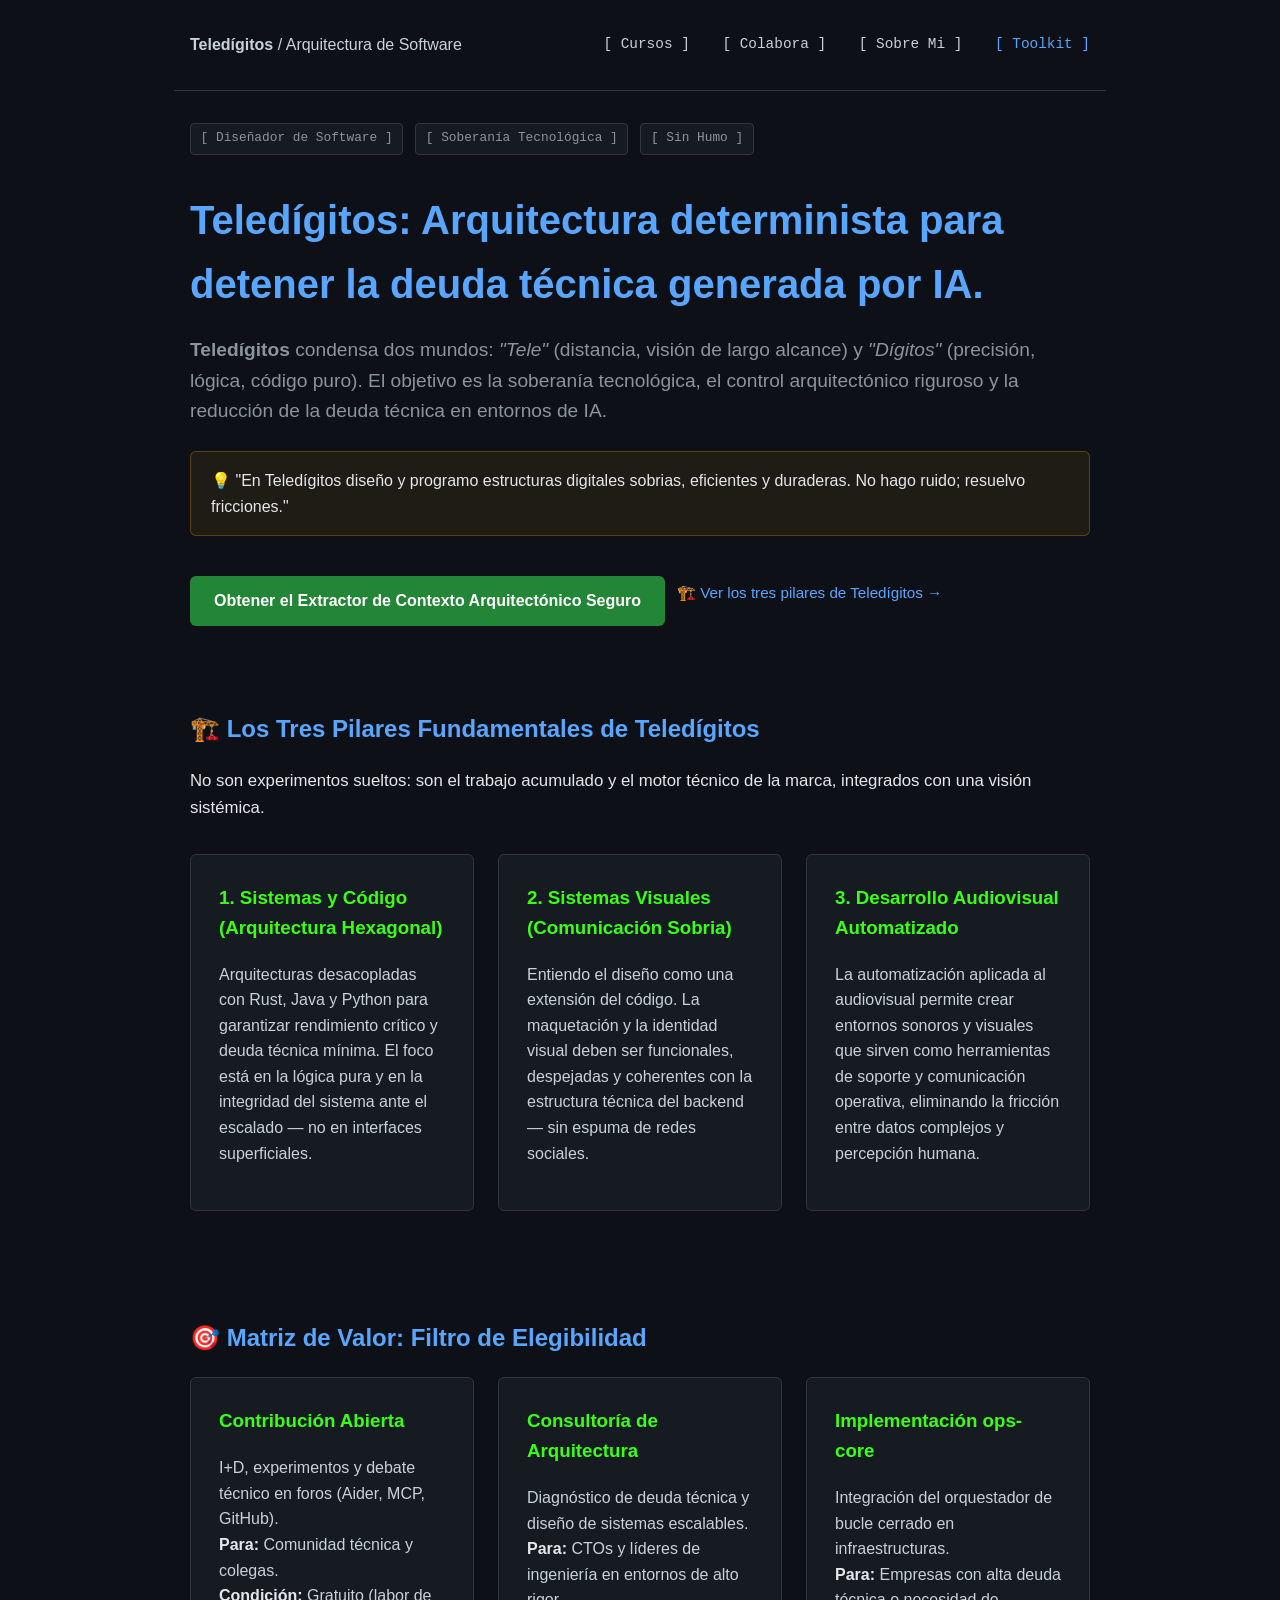
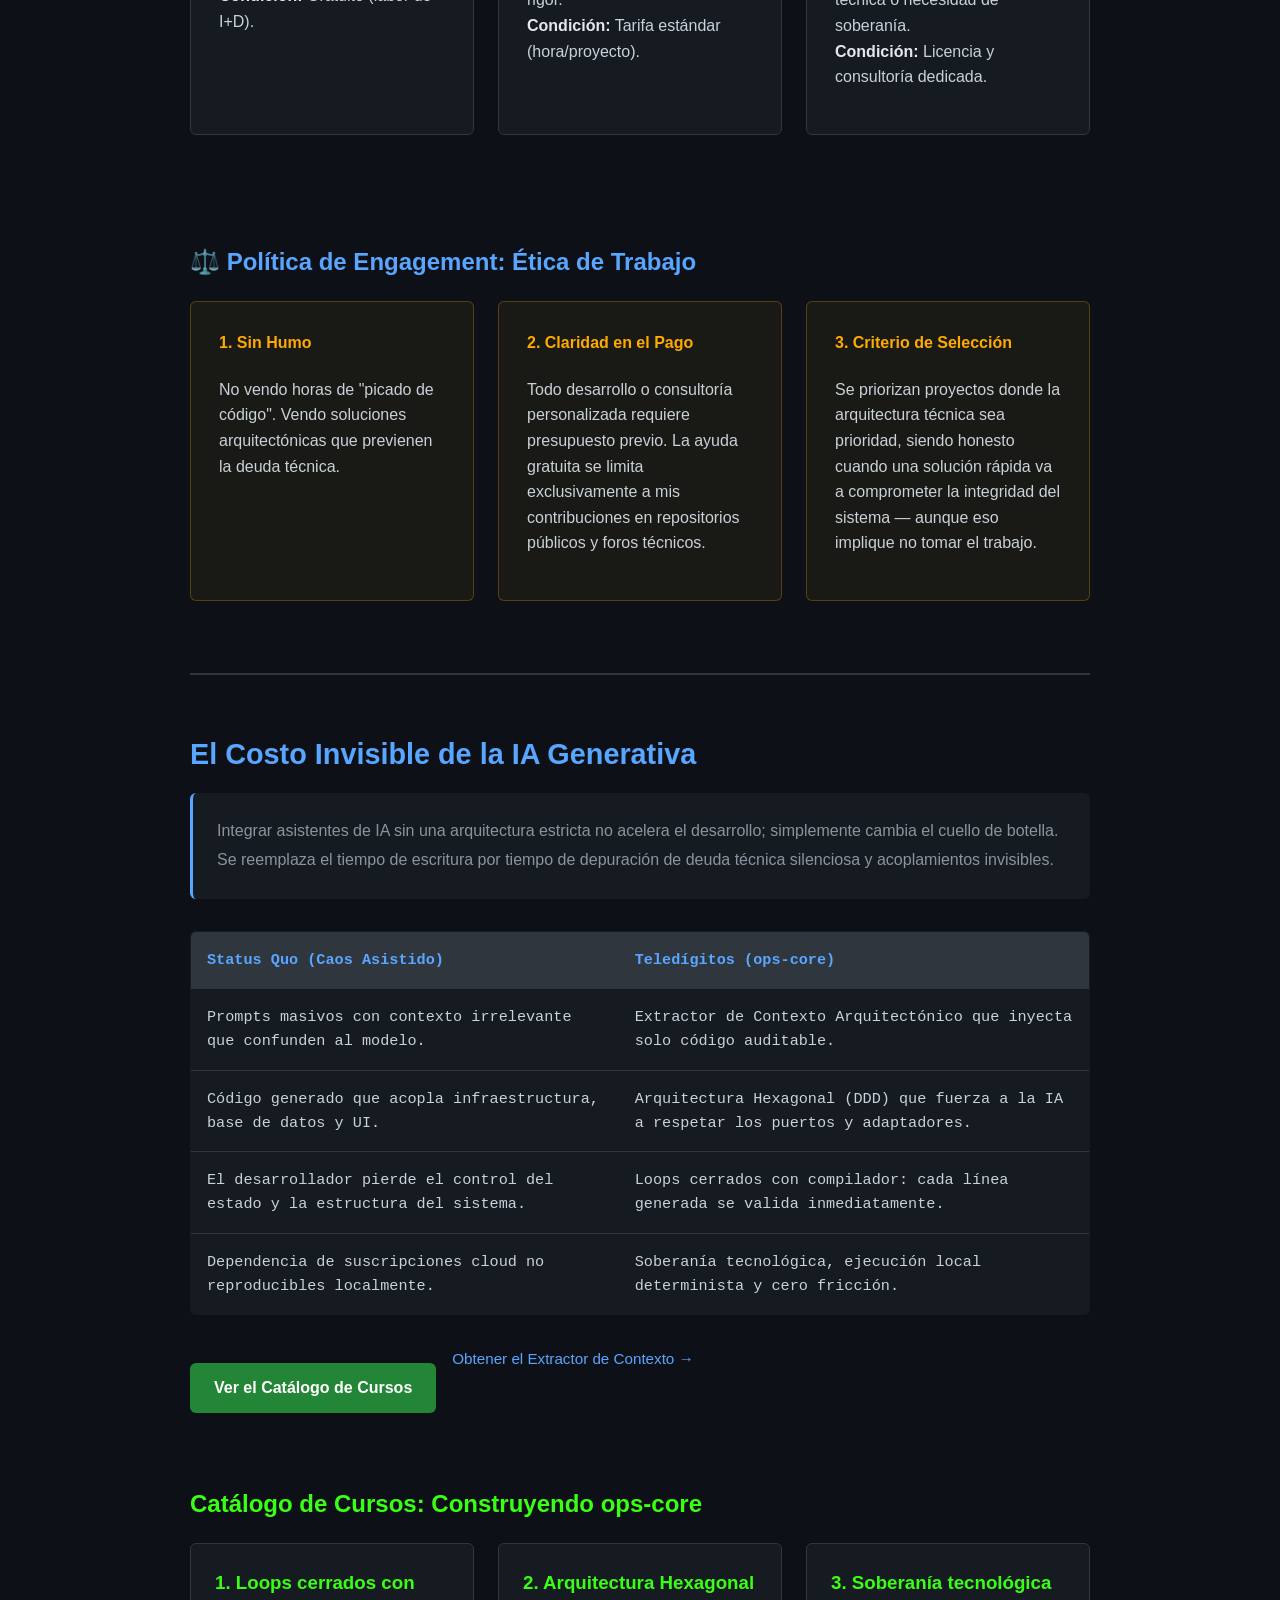
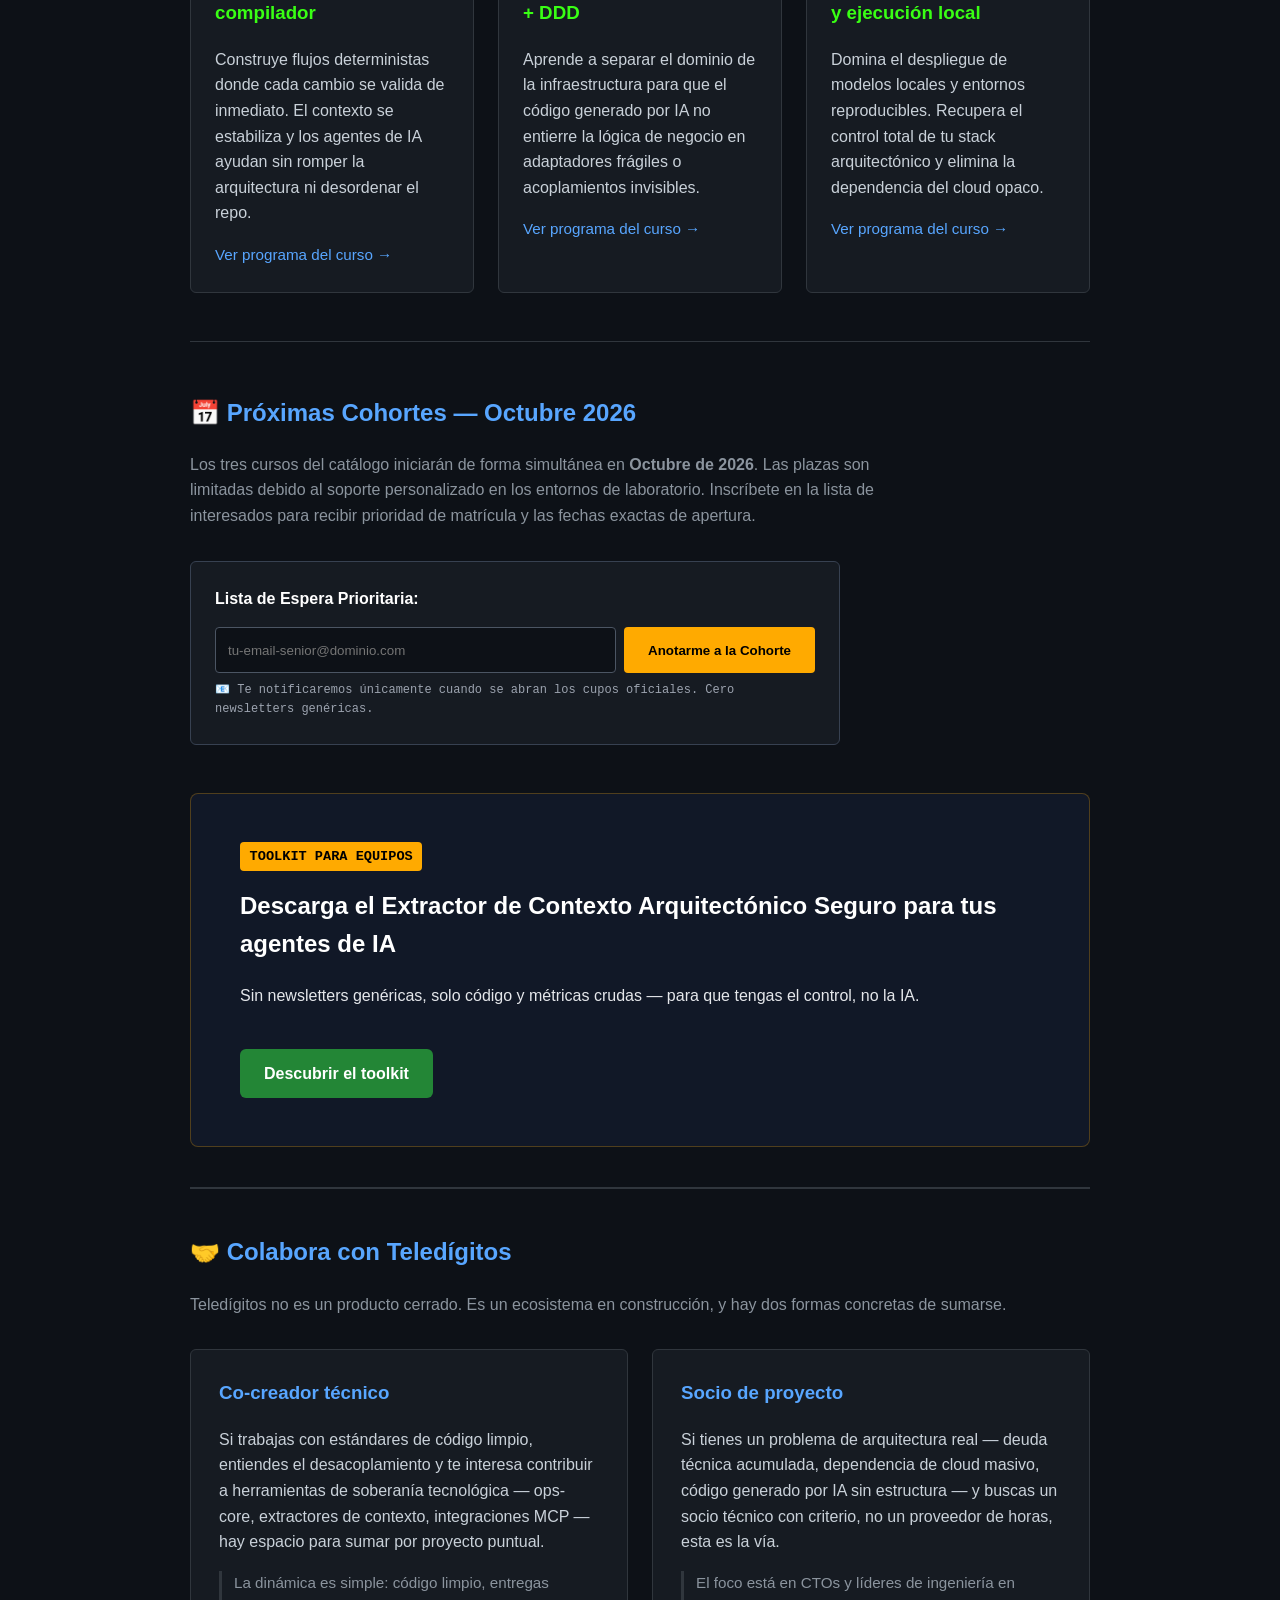
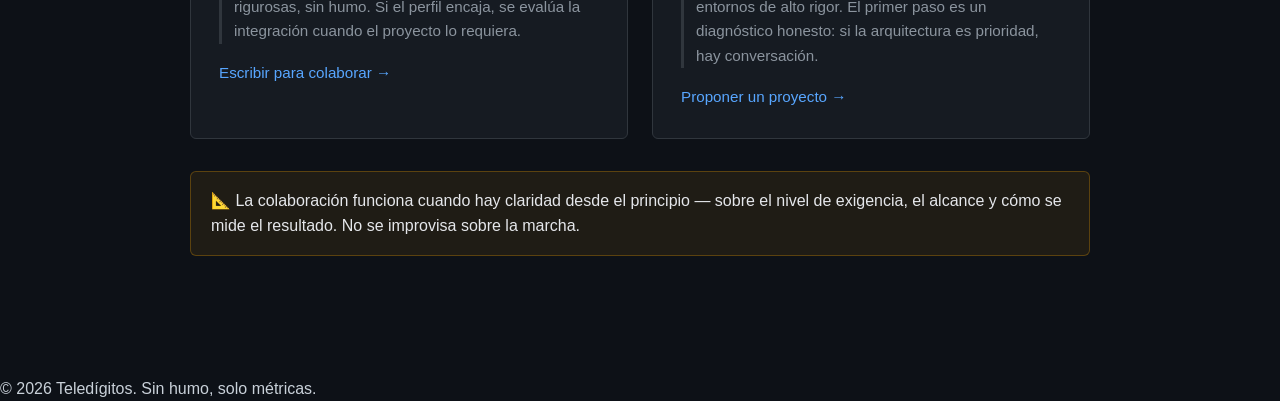
<file: index.html>
<!DOCTYPE html>
<html lang="es">

<head>
    <meta charset="UTF-8">
    <meta name="viewport" content="width=device-width, initial-scale=1.0">
    <title>Teledígitos | Arquitectura determinista para detener la deuda técnica</title>
    <meta name="description" content="Arquitectura de Software enfocada en soberanía tecnológica, control riguroso y reducción de deuda técnica en entornos de IA.">
    <meta name="author" content="Héctor Corbellini">
    <meta name="theme-color" content="#0d1117">
    
    <link rel="canonical" href="https://ukoquique-proves.github.io/favoriteDevPage/">
    
    <meta property="og:title" content="Teledígitos | Arquitectura determinista para detener la deuda técnica">
    <meta property="og:description" content="Arquitectura de Software enfocada en soberanía tecnológica, control riguroso y reducción de deuda técnica en entornos de IA.">
    <meta property="og:url" content="https://ukoquique-proves.github.io/favoriteDevPage/">
    <meta property="og:type" content="website">
    <meta property="og:image" content="https://ukoquique-proves.github.io/favoriteDevPage/social-share.png">
    
    <meta name="twitter:card" content="summary_large_image">
    <meta name="twitter:title" content="Teledígitos | Arquitectura determinista para detener la deuda técnica">
    <meta name="twitter:description" content="Arquitectura de Software enfocada en soberanía tecnológica, control riguroso y reducción de deuda técnica en entornos de IA.">
    <meta name="twitter:image" content="https://ukoquique-proves.github.io/favoriteDevPage/social-share.png">
    
    <link rel="icon" type="image/svg+xml" href="favicon.svg">
    <link rel="shortcut icon" href="favicon.svg">
    <link rel="stylesheet" href="base.css">
    <link rel="stylesheet" href="components.css">
    <link rel="stylesheet" href="pages.css">

</head>

<body>
        <a class="skip-link" href="#main-content">Saltar al contenido</a>

    <header>
        <nav>
            <a href="index.html" class="brand-link"><strong>Teledígitos</strong> / Arquitectura de Software</a>
        </nav>
        <div class="header-links">
            <a href="index.html#inscripciones" class="header-link">[ Cursos ]</a>
            <a href="index.html#colabora" class="header-link">[ Colabora ]</a>
            <a href="https://ukoquique-proves.github.io/TeledigitosWeb/" class="header-link" target="_blank"
                rel="noopener noreferrer">[ Sobre Mi ]</a>
            <a href="toolkit.html" class="header-link header-link-accent">[ Toolkit ]</a>
        </div>
    </header>


    <main id="main-content">
        <section class="hero">
            <div class="badges">
                <span class="badge">[ Diseñador de Software ]</span>
                <span class="badge">[ Soberanía Tecnológica ]</span>
                <span class="badge">[ Sin Humo ]</span>
            </div>
            <h1>Teledígitos: Arquitectura determinista para detener la deuda técnica generada por IA.</h1>
            <p class="hero-lead">
                <strong>Teledígitos</strong> condensa dos mundos: <em>"Tele"</em> (distancia, visión de largo alcance) y
                <em>"Dígitos"</em> (precisión, lógica, código puro).
                El objetivo es la soberanía tecnológica, el control arquitectónico riguroso y la reducción de la deuda técnica en entornos de IA.
            </p>
            <div class="banner">
                <span aria-hidden="true">💡</span>
                "En Teledígitos diseño y programo estructuras digitales sobrias, eficientes y duraderas. No hago ruido;
                resuelvo fricciones."
            </div>
            <div class="hero__cta-group">
                <a href="toolkit.html" class="btn">Obtener el Extractor de Contexto Arquitectónico Seguro</a>
                <a href="#pilares" class="expand-link"><span aria-hidden="true">🏗️</span> Ver los tres pilares de
                    Teledígitos →</a>
            </div>
        </section>

        <section id="pilares" class="pilares-section">
            <h2><span aria-hidden="true">🏗️</span> Los Tres Pilares Fundamentales de Teledígitos</h2>
            <p class="pilares-intro">
                No son experimentos sueltos: son el trabajo acumulado y el motor técnico de la marca, integrados con una
                visión sistémica.
            </p>
            <div class="pilares-grid">
                <article class="pilar-card">
                    <h3>1. Sistemas y Código (Arquitectura Hexagonal)</h3>
                    <p>
                        Arquitecturas desacopladas con Rust, Java y Python para garantizar rendimiento crítico y deuda
                        técnica mínima.
                        El foco está en la lógica pura y en la integridad del sistema ante el escalado — no en
                        interfaces superficiales.
                    </p>
                </article>
                <article class="pilar-card">
                    <h3>2. Sistemas Visuales (Comunicación Sobria)</h3>
                    <p>
                        Entiendo el diseño como una extensión del código. La maquetación y la identidad visual deben ser
                        funcionales,
                        despejadas y coherentes con la estructura técnica del backend — sin espuma de redes sociales.
                    </p>
                </article>
                <article class="pilar-card">
                    <h3>3. Desarrollo Audiovisual Automatizado</h3>
                    <p>
                        La automatización aplicada al audiovisual permite crear entornos sonoros y visuales que sirven
                        como herramientas de soporte
                        y comunicación operativa, eliminando la fricción entre datos complejos y percepción humana.
                    </p>
                </article>
            </div>
        </section>

        <section id="servicios" class="servicios-section">
            <h2><span aria-hidden="true">🎯</span> Matriz de Valor: Filtro de Elegibilidad</h2>
            <div class="servicios-grid">
                <article class="servicio-card">
                    <h3>Contribución Abierta</h3>
                    <p>I+D, experimentos y debate técnico en foros (Aider, MCP, GitHub).<br><strong>Para:</strong>
                        Comunidad técnica y colegas.<br><strong>Condición:</strong> Gratuito (labor de I+D).</p>
                </article>
                <article class="servicio-card">
                    <h3>Consultoría de Arquitectura</h3>
                    <p>Diagnóstico de deuda técnica y diseño de sistemas escalables.<br><strong>Para:</strong> CTOs y
                        líderes de ingeniería en entornos de alto rigor.<br><strong>Condición:</strong> Tarifa estándar
                        (hora/proyecto).</p>
                </article>
                <article class="servicio-card">
                    <h3>Implementación ops-core</h3>
                    <p>Integración del orquestador de bucle cerrado en infraestructuras.<br><strong>Para:</strong>
                        Empresas con alta deuda técnica o necesidad de soberanía.<br><strong>Condición:</strong>
                        Licencia y consultoría dedicada.</p>
                </article>
            </div>
        </section>

        <section id="etica" class="etica-section">
            <h2><span aria-hidden="true">⚖️</span> Política de Engagement: Ética de Trabajo</h2>
            <div class="etica-grid">
                <div class="etica-item">
                    <h4>1. Sin Humo</h4>
                    <p>No vendo horas de "picado de código". Vendo soluciones arquitectónicas que previenen la deuda
                        técnica.</p>
                </div>
                <div class="etica-item">
                    <h4>2. Claridad en el Pago</h4>
                    <p>Todo desarrollo o consultoría personalizada requiere presupuesto previo. La ayuda gratuita se
                        limita exclusivamente a mis contribuciones en repositorios públicos y foros técnicos.</p>
                </div>
                <div class="etica-item">
                    <h4>3. Criterio de Selección</h4>
                    <p>Se priorizan proyectos donde la arquitectura técnica sea prioridad, siendo honesto cuando una
                        solución rápida va a comprometer la integridad del sistema — aunque eso implique no tomar el
                        trabajo.</p>
                </div>
            </div>
        </section>

        <section id="tradeoff" class="tradeoff-section">
            <h2>El Costo Invisible de la IA Generativa</h2>
            <p class="tradeoff-intro">Integrar asistentes de IA sin una arquitectura estricta no acelera el desarrollo; simplemente cambia el cuello de botella. Se reemplaza el tiempo de escritura por tiempo de depuración de deuda técnica silenciosa y acoplamientos invisibles.</p>
            <div class="comparison-table-wrapper">
                <table class="comparison-table">
                    <thead>
                        <tr>
                            <th>Status Quo (Caos Asistido)</th>
                            <th>Teledígitos (ops-core)</th>
                        </tr>
                    </thead>
                    <tbody>
                        <tr>
                            <td>Prompts masivos con contexto irrelevante que confunden al modelo.</td>
                            <td>Extractor de Contexto Arquitectónico que inyecta solo código auditable.</td>
                        </tr>
                        <tr>
                            <td>Código generado que acopla infraestructura, base de datos y UI.</td>
                            <td>Arquitectura Hexagonal (DDD) que fuerza a la IA a respetar los puertos y adaptadores.</td>
                        </tr>
                        <tr>
                            <td>El desarrollador pierde el control del estado y la estructura del sistema.</td>
                            <td>Loops cerrados con compilador: cada línea generada se valida inmediatamente.</td>
                        </tr>
                        <tr>
                            <td>Dependencia de suscripciones cloud no reproducibles localmente.</td>
                            <td>Soberanía tecnológica, ejecución local determinista y cero fricción.</td>
                        </tr>
                    </tbody>
                </table>
            </div>
            <div class="tradeoff-cta">
                <a href="#cursos" class="btn">Ver el Catálogo de Cursos</a>
                <a href="toolkit.html" class="expand-link">Obtener el Extractor de Contexto →</a>
            </div>
        </section>

        <section id="cursos">
            <h2>Catálogo de Cursos: Construyendo ops-core</h2>
            <div class="courses-grid">
                <a href="curso-1-loops-compilador.html" class="course-card-link">
                    <article class="course-card">
                        <h3>1. Loops cerrados con compilador</h3>
                        <p>Construye flujos deterministas donde cada cambio se valida de inmediato. El contexto se estabiliza y los agentes de IA ayudan sin romper la arquitectura ni desordenar el repo.</p>
                        <span class="expand-link">Ver programa del curso →</span>
                    </article>
                </a>
                <a href="curso-2-arquitectura-hexagonal.html" class="course-card-link">
                    <article class="course-card">
                        <h3>2. Arquitectura Hexagonal + DDD</h3>
                        <p>Aprende a separar el dominio de la infraestructura para que el código generado por IA no entierre la lógica de negocio en adaptadores frágiles o acoplamientos invisibles.</p>
                        <span class="expand-link">Ver programa del curso →</span>
                    </article>
                </a>
                <a href="curso-3-soberania-local.html" class="course-card-link">
                    <article class="course-card">
                        <h3>3. Soberanía tecnológica y ejecución local</h3>
                        <p>Domina el despliegue de modelos locales y entornos reproducibles. Recupera el control total de tu stack arquitectónico y elimina la dependencia del cloud opaco.</p>
                        <span class="expand-link">Ver programa del curso →</span>
                    </article>
                </a>
            </div>
        </section>

        <section id="inscripciones" class="inscripciones-section">
            <h2><span aria-hidden="true">📅</span> Próximas Cohortes — Octubre 2026</h2>
            <p class="inscripciones-intro">
                Los tres cursos del catálogo iniciarán de forma simultánea en <strong>Octubre de 2026</strong>. Las
                plazas son limitadas debido al soporte personalizado en los entornos de laboratorio. Inscríbete en la
                lista de interesados para recibir prioridad de matrícula y las fechas exactas de apertura.
            </p>

            <div class="lead-form__card lead-form__card--compact">
                <p class="lead-form__intro">Lista de Espera Prioritaria:</p>

                <!-- Envío directo del navegador a Formspree, con redirección a lista-espera-gracias.html -->
                <form id="puppyteach-waitlist-form" class="lead-form" action="https://formspree.io/f/mnjyeeod"
                    method="POST">
                    <input type="hidden" name="_subject" value="Nueva inscripción - Cohorte Octubre 2026">
                    <input type="hidden" name="_next"
                        value="https://ukoquique-proves.github.io/favoriteDevPage/lista-espera-gracias.html">

                    <div class="lead-form__field lead-form__field--inline">
                        <label for="waitlist-email" class="sr-only">Correo electrónico</label>
                        <input id="waitlist-email" type="email" name="email" placeholder="tu-email-senior@dominio.com"
                            required class="lead-form__input lead-form__input--fixed-height">
                    </div>

                    <button type="submit" class="btn btn--highlight btn--fixed-height">
                        Anotarme a la Cohorte
                    </button>
                </form>
                <p class="lead-form__note"><span aria-hidden="true">📧</span> Te notificaremos únicamente cuando se
                    abran los cupos oficiales. Cero newsletters genéricas.</p>
            </div>
        </section>

        <section id="lead-magnet" class="cta lead-magnet">
            <div class="lead-magnet__inner">
                <span class="eyebrow">TOOLKIT PARA EQUIPOS</span>
                <h2 class="lead-magnet__title">Descarga el Extractor de Contexto Arquitectónico Seguro para tus agentes
                    de IA</h2>
                <p class="lead-magnet-desc">
                    Sin newsletters genéricas, solo código y métricas crudas — para que tengas el control, no la IA.
                </p>
                <a href="toolkit.html" class="btn">Descubrir el toolkit</a>
            </div>
        </section>

        <section id="colabora" class="colabora-section">
            <h2><span aria-hidden="true">🤝</span> Colabora con Teledígitos</h2>
            <p class="colabora-subtitle">
                Teledígitos no es un producto cerrado. Es un ecosistema en construcción, y hay dos formas concretas de
                sumarse.
            </p>

            <div class="colabora-grid">
                <article class="colabora-card">
                    <h3>Co-creador técnico</h3>
                    <p>
                        Si trabajas con estándares de código limpio, entiendes el desacoplamiento y te interesa
                        contribuir a herramientas de soberanía tecnológica — ops-core, extractores de contexto,
                        integraciones MCP — hay espacio para sumar por proyecto puntual.
                    </p>
                    <p class="colabora-condicion">
                        La dinámica es simple: código limpio, entregas rigurosas, sin humo. Si el perfil encaja,
                        se evalúa la integración cuando el proyecto lo requiera.
                    </p>
                    <a href="mailto:colabora@teledigitos.dev?subject=Co-creador%20t%C3%A9cnico"
                        class="expand-link">Escribir para colaborar →</a>
                </article>

                <article class="colabora-card">
                    <h3>Socio de proyecto</h3>
                    <p>
                        Si tienes un problema de arquitectura real — deuda técnica acumulada, dependencia de cloud
                        masivo, código generado por IA sin estructura — y buscas un socio técnico con criterio,
                        no un proveedor de horas, esta es la vía.
                    </p>
                    <p class="colabora-condicion">
                        El foco está en CTOs y líderes de ingeniería en entornos de alto rigor. El primer paso es un
                        diagnóstico honesto: si la arquitectura es prioridad, hay conversación.
                    </p>
                    <a href="mailto:colabora@teledigitos.dev?subject=Socio%20de%20proyecto" class="expand-link">Proponer
                        un proyecto →</a>
                </article>
            </div>

            <div class="banner" style="margin-top: 2rem;">
                <span aria-hidden="true">📐</span>
                La colaboración funciona cuando hay claridad desde el principio — sobre el nivel de exigencia, el
                alcance y cómo se mide el resultado. No se improvisa sobre la marcha.
            </div>
        </section>
    </main>

        <footer>
        &copy; 2026 Teledígitos. Sin humo, solo métricas.
    </footer>


</body>

</html>
</file>
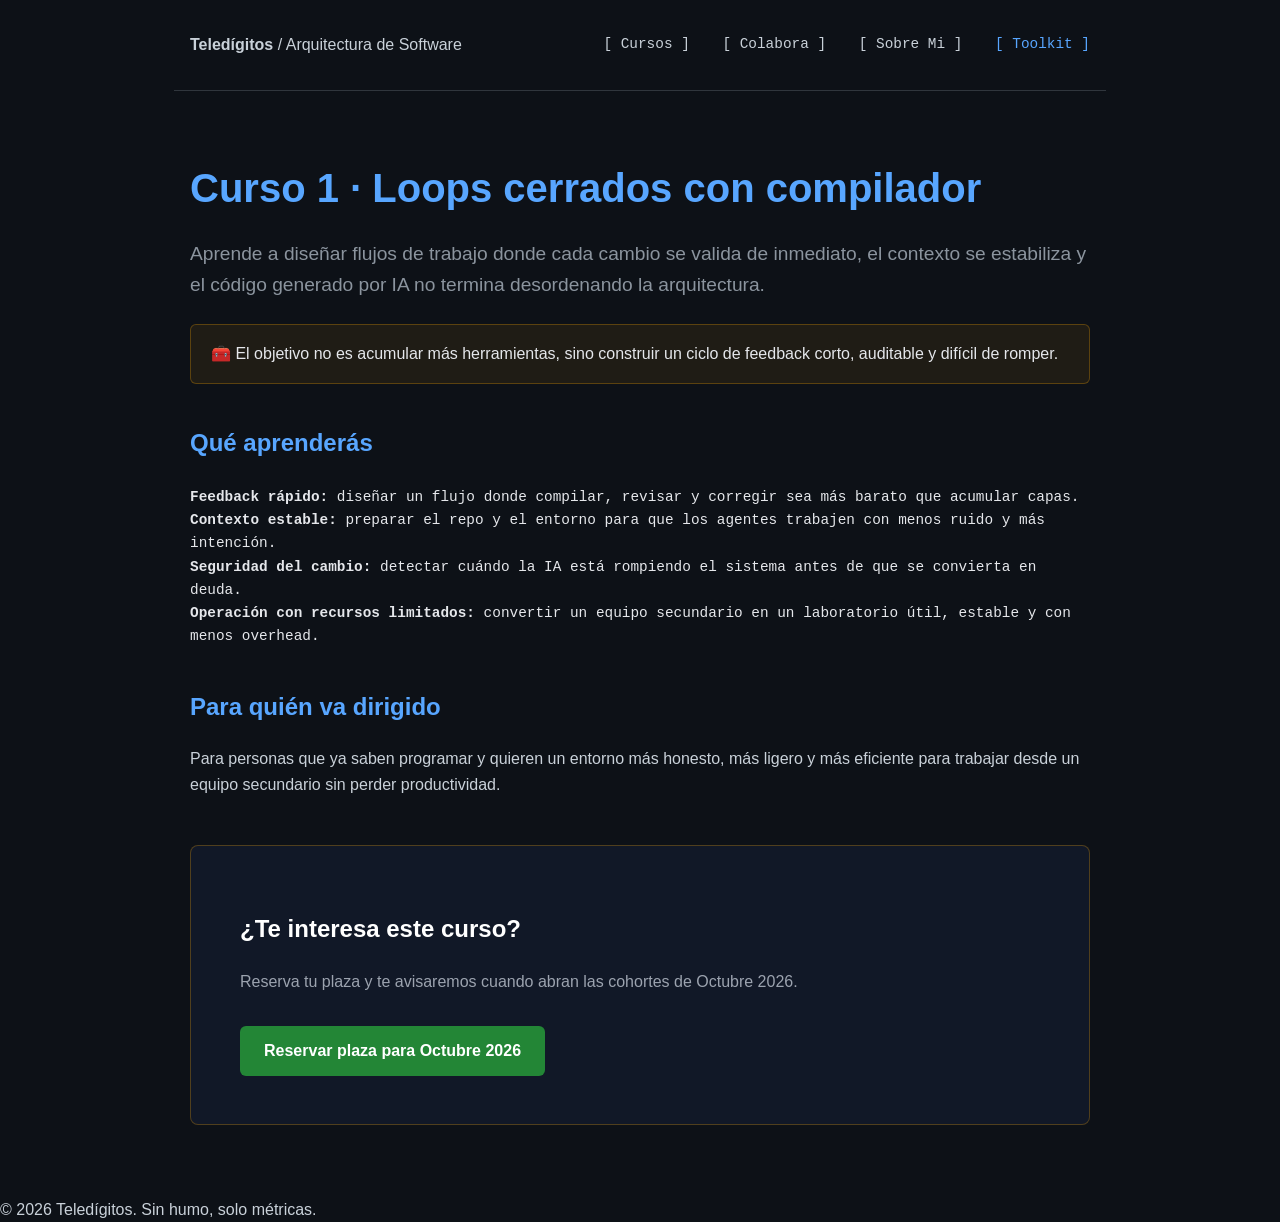
<file: curso-1-loops-compilador.html>
<!DOCTYPE html>
<html lang="es">
<head>
    <meta charset="UTF-8">
    <meta name="viewport" content="width=device-width, initial-scale=1.0">
    <title>Curso 1: Loops cerrados con compilador | Teledígitos</title>
    <meta name="description" content="Construye flujos deterministas donde cada cambio se valida de inmediato y los agentes de IA ayudan sin romper la arquitectura.">
    <meta name="author" content="Héctor Corbellini">
    <meta name="theme-color" content="#0d1117">
    
    <link rel="canonical" href="https://ukoquique-proves.github.io/favoriteDevPage/curso-1-loops-compilador.html">
    
    <meta property="og:title" content="Curso 1: Loops cerrados con compilador | Teledígitos">
    <meta property="og:description" content="Construye flujos deterministas donde cada cambio se valida de inmediato y los agentes de IA ayudan sin romper la arquitectura.">
    <meta property="og:url" content="https://ukoquique-proves.github.io/favoriteDevPage/curso-1-loops-compilador.html">
    <meta property="og:type" content="website">
    <meta property="og:image" content="https://ukoquique-proves.github.io/favoriteDevPage/social-share.png">
    
    <meta name="twitter:card" content="summary_large_image">
    <meta name="twitter:title" content="Curso 1: Loops cerrados con compilador | Teledígitos">
    <meta name="twitter:description" content="Construye flujos deterministas donde cada cambio se valida de inmediato y los agentes de IA ayudan sin romper la arquitectura.">
    <meta name="twitter:image" content="https://ukoquique-proves.github.io/favoriteDevPage/social-share.png">
    
    <link rel="icon" type="image/svg+xml" href="favicon.svg">
    <link rel="shortcut icon" href="favicon.svg">
    <link rel="stylesheet" href="base.css">
    <link rel="stylesheet" href="components.css">
    <link rel="stylesheet" href="pages.css">

</head>
<body>
        <a class="skip-link" href="#main-content">Saltar al contenido</a>

    <header>
        <nav>
            <a href="index.html" class="brand-link"><strong>Teledígitos</strong> / Arquitectura de Software</a>
        </nav>
        <div class="header-links">
            <a href="index.html#inscripciones" class="header-link">[ Cursos ]</a>
            <a href="index.html#colabora" class="header-link">[ Colabora ]</a>
            <a href="https://ukoquique-proves.github.io/TeledigitosWeb/" class="header-link" target="_blank"
                rel="noopener noreferrer">[ Sobre Mi ]</a>
            <a href="toolkit.html" class="header-link header-link-accent">[ Toolkit ]</a>
        </div>
    </header>


    <main id="main-content">
        <section class="hero">
            <h1>Curso 1 · Loops cerrados con compilador</h1>
            <p>Aprende a diseñar flujos de trabajo donde cada cambio se valida de inmediato, el contexto se estabiliza y el código generado por IA no termina desordenando la arquitectura.</p>
            <div class="banner"><span aria-hidden="true">🧰</span> El objetivo no es acumular más herramientas, sino construir un ciclo de feedback corto, auditable y difícil de romper.</div>
        </section>

        <section>
            <h2>Qué aprenderás</h2>
            <ul class="feature-list">
                <li><strong>Feedback rápido:</strong> diseñar un flujo donde compilar, revisar y corregir sea más barato que acumular capas.</li>
                <li><strong>Contexto estable:</strong> preparar el repo y el entorno para que los agentes trabajen con menos ruido y más intención.</li>
                <li><strong>Seguridad del cambio:</strong> detectar cuándo la IA está rompiendo el sistema antes de que se convierta en deuda.</li>
                <li><strong>Operación con recursos limitados:</strong> convertir un equipo secundario en un laboratorio útil, estable y con menos overhead.</li>
            </ul>
        </section>

        <section>
            <h2>Para quién va dirigido</h2>
            <p>Para personas que ya saben programar y quieren un entorno más honesto, más ligero y más eficiente para trabajar desde un equipo secundario sin perder productividad.</p>
        </section>

        <section class="cta lead-magnet">
            <div class="lead-magnet__inner">
                <h2 class="lead-magnet__title">¿Te interesa este curso?</h2>
                <p class="lead-magnet__copy">Reserva tu plaza y te avisaremos cuando abran las cohortes de Octubre 2026.</p>
                <a href="index.html#inscripciones" class="btn">Reservar plaza para Octubre 2026</a>
            </div>
        </section>
    </main>

        <footer>
        &copy; 2026 Teledígitos. Sin humo, solo métricas.
    </footer>

</body>
</html>
</file>
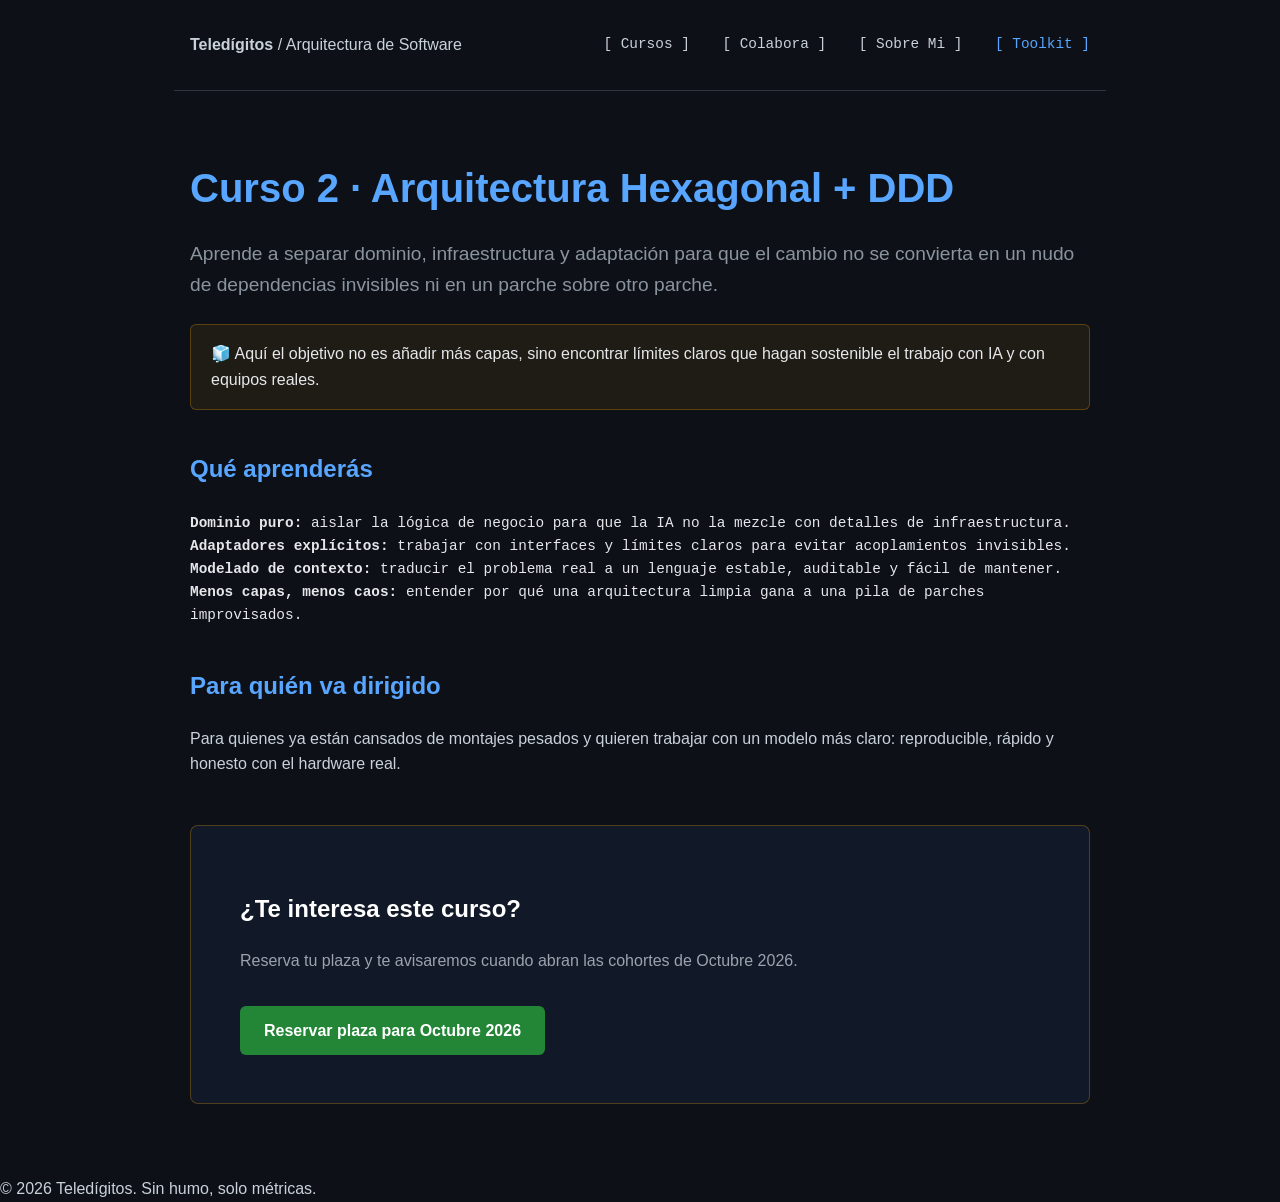
<file: curso-2-arquitectura-hexagonal.html>
<!DOCTYPE html>
<html lang="es">
<head>
    <meta charset="UTF-8">
    <meta name="viewport" content="width=device-width, initial-scale=1.0">
    <title>Curso 2: Arquitectura Hexagonal y DDD | Teledígitos</title>
    <meta name="description" content="Aprende a separar el dominio de la infraestructura para que el código generado por IA no entierre la lógica de negocio.">
    <meta name="author" content="Héctor Corbellini">
    <meta name="theme-color" content="#0d1117">
    
    <link rel="canonical" href="https://ukoquique-proves.github.io/favoriteDevPage/curso-2-arquitectura-hexagonal.html">
    
    <meta property="og:title" content="Curso 2: Arquitectura Hexagonal y DDD | Teledígitos">
    <meta property="og:description" content="Aprende a separar el dominio de la infraestructura para que el código generado por IA no entierre la lógica de negocio.">
    <meta property="og:url" content="https://ukoquique-proves.github.io/favoriteDevPage/curso-2-arquitectura-hexagonal.html">
    <meta property="og:type" content="website">
    <meta property="og:image" content="https://ukoquique-proves.github.io/favoriteDevPage/social-share.png">
    
    <meta name="twitter:card" content="summary_large_image">
    <meta name="twitter:title" content="Curso 2: Arquitectura Hexagonal y DDD | Teledígitos">
    <meta name="twitter:description" content="Aprende a separar el dominio de la infraestructura para que el código generado por IA no entierre la lógica de negocio.">
    <meta name="twitter:image" content="https://ukoquique-proves.github.io/favoriteDevPage/social-share.png">
    
    <link rel="icon" type="image/svg+xml" href="favicon.svg">
    <link rel="shortcut icon" href="favicon.svg">
    <link rel="stylesheet" href="base.css">
    <link rel="stylesheet" href="components.css">
    <link rel="stylesheet" href="pages.css">

</head>
<body>
        <a class="skip-link" href="#main-content">Saltar al contenido</a>

    <header>
        <nav>
            <a href="index.html" class="brand-link"><strong>Teledígitos</strong> / Arquitectura de Software</a>
        </nav>
        <div class="header-links">
            <a href="index.html#inscripciones" class="header-link">[ Cursos ]</a>
            <a href="index.html#colabora" class="header-link">[ Colabora ]</a>
            <a href="https://ukoquique-proves.github.io/TeledigitosWeb/" class="header-link" target="_blank"
                rel="noopener noreferrer">[ Sobre Mi ]</a>
            <a href="toolkit.html" class="header-link header-link-accent">[ Toolkit ]</a>
        </div>
    </header>


    <main id="main-content">
        <section class="hero">
            <h1>Curso 2 · Arquitectura Hexagonal + DDD</h1>
            <p>Aprende a separar dominio, infraestructura y adaptación para que el cambio no se convierta en un nudo de dependencias invisibles ni en un parche sobre otro parche.</p>
            <div class="banner"><span aria-hidden="true">🧊</span> Aquí el objetivo no es añadir más capas, sino encontrar límites claros que hagan sostenible el trabajo con IA y con equipos reales.</div>
        </section>

        <section>
            <h2>Qué aprenderás</h2>
            <ul class="feature-list">
                <li><strong>Dominio puro:</strong> aislar la lógica de negocio para que la IA no la mezcle con detalles de infraestructura.</li>
                <li><strong>Adaptadores explícitos:</strong> trabajar con interfaces y límites claros para evitar acoplamientos invisibles.</li>
                <li><strong>Modelado de contexto:</strong> traducir el problema real a un lenguaje estable, auditable y fácil de mantener.</li>
                <li><strong>Menos capas, menos caos:</strong> entender por qué una arquitectura limpia gana a una pila de parches improvisados.</li>
            </ul>
        </section>

        <section>
            <h2>Para quién va dirigido</h2>
            <p>Para quienes ya están cansados de montajes pesados y quieren trabajar con un modelo más claro: reproducible, rápido y honesto con el hardware real.</p>
        </section>

        <section class="cta lead-magnet">
            <div class="lead-magnet__inner">
                <h2 class="lead-magnet__title">¿Te interesa este curso?</h2>
                <p class="lead-magnet__copy">Reserva tu plaza y te avisaremos cuando abran las cohortes de Octubre 2026.</p>
                <a href="index.html#inscripciones" class="btn">Reservar plaza para Octubre 2026</a>
            </div>
        </section>
    </main>

        <footer>
        &copy; 2026 Teledígitos. Sin humo, solo métricas.
    </footer>

</body>
</html>
</file>
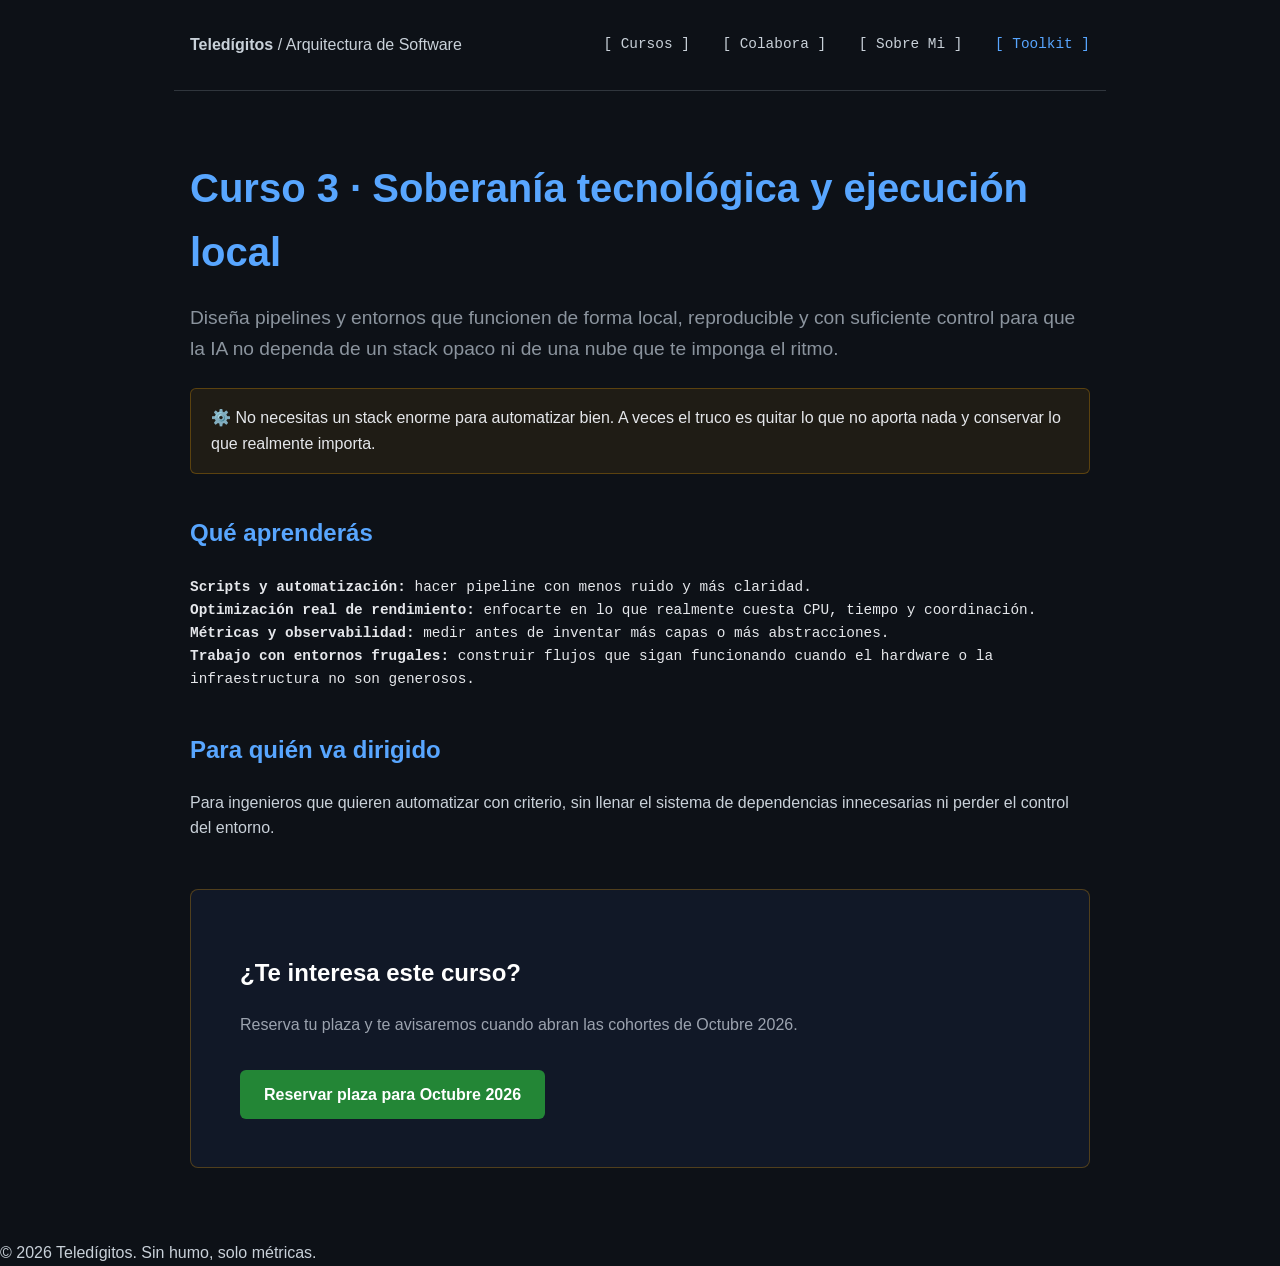
<file: curso-3-soberania-local.html>
<!DOCTYPE html>
<html lang="es">
<head>
    <meta charset="UTF-8">
    <meta name="viewport" content="width=device-width, initial-scale=1.0">
    <title>Curso 3: Soberanía tecnológica y ejecución local | Teledígitos</title>
    <meta name="description" content="Domina el despliegue de modelos locales y entornos reproducibles. Recupera el control total de tu stack arquitectónico.">
    <meta name="author" content="Héctor Corbellini">
    <meta name="theme-color" content="#0d1117">
    
    <link rel="canonical" href="https://ukoquique-proves.github.io/favoriteDevPage/curso-3-soberania-local.html">
    
    <meta property="og:title" content="Curso 3: Soberanía tecnológica y ejecución local | Teledígitos">
    <meta property="og:description" content="Domina el despliegue de modelos locales y entornos reproducibles. Recupera el control total de tu stack arquitectónico.">
    <meta property="og:url" content="https://ukoquique-proves.github.io/favoriteDevPage/curso-3-soberania-local.html">
    <meta property="og:type" content="website">
    <meta property="og:image" content="https://ukoquique-proves.github.io/favoriteDevPage/social-share.png">
    
    <meta name="twitter:card" content="summary_large_image">
    <meta name="twitter:title" content="Curso 3: Soberanía tecnológica y ejecución local | Teledígitos">
    <meta name="twitter:description" content="Domina el despliegue de modelos locales y entornos reproducibles. Recupera el control total de tu stack arquitectónico.">
    <meta name="twitter:image" content="https://ukoquique-proves.github.io/favoriteDevPage/social-share.png">
    
    <link rel="icon" type="image/svg+xml" href="favicon.svg">
    <link rel="shortcut icon" href="favicon.svg">
    <link rel="stylesheet" href="base.css">
    <link rel="stylesheet" href="components.css">
    <link rel="stylesheet" href="pages.css">

</head>
<body>
        <a class="skip-link" href="#main-content">Saltar al contenido</a>

    <header>
        <nav>
            <a href="index.html" class="brand-link"><strong>Teledígitos</strong> / Arquitectura de Software</a>
        </nav>
        <div class="header-links">
            <a href="index.html#inscripciones" class="header-link">[ Cursos ]</a>
            <a href="index.html#colabora" class="header-link">[ Colabora ]</a>
            <a href="https://ukoquique-proves.github.io/TeledigitosWeb/" class="header-link" target="_blank"
                rel="noopener noreferrer">[ Sobre Mi ]</a>
            <a href="toolkit.html" class="header-link header-link-accent">[ Toolkit ]</a>
        </div>
    </header>


    <main id="main-content">
        <section class="hero">
            <h1>Curso 3 · Soberanía tecnológica y ejecución local</h1>
            <p>Diseña pipelines y entornos que funcionen de forma local, reproducible y con suficiente control para que la IA no dependa de un stack opaco ni de una nube que te imponga el ritmo.</p>
            <div class="banner"><span aria-hidden="true">⚙️</span> No necesitas un stack enorme para automatizar bien. A veces el truco es quitar lo que no aporta nada y conservar lo que realmente importa.</div>
        </section>

        <section>
            <h2>Qué aprenderás</h2>
            <ul class="feature-list">
                <li><strong>Scripts y automatización:</strong> hacer pipeline con menos ruido y más claridad.</li>
                <li><strong>Optimización real de rendimiento:</strong> enfocarte en lo que realmente cuesta CPU, tiempo y coordinación.</li>
                <li><strong>Métricas y observabilidad:</strong> medir antes de inventar más capas o más abstracciones.</li>
                <li><strong>Trabajo con entornos frugales:</strong> construir flujos que sigan funcionando cuando el hardware o la infraestructura no son generosos.</li>
            </ul>
        </section>

        <section>
            <h2>Para quién va dirigido</h2>
            <p>Para ingenieros que quieren automatizar con criterio, sin llenar el sistema de dependencias innecesarias ni perder el control del entorno.</p>
        </section>

        <section class="cta lead-magnet">
            <div class="lead-magnet__inner">
                <h2 class="lead-magnet__title">¿Te interesa este curso?</h2>
                <p class="lead-magnet__copy">Reserva tu plaza y te avisaremos cuando abran las cohortes de Octubre 2026.</p>
                <a href="index.html#inscripciones" class="btn">Reservar plaza para Octubre 2026</a>
            </div>
        </section>
    </main>

        <footer>
        &copy; 2026 Teledígitos. Sin humo, solo métricas.
    </footer>

</body>
</html>
</file>
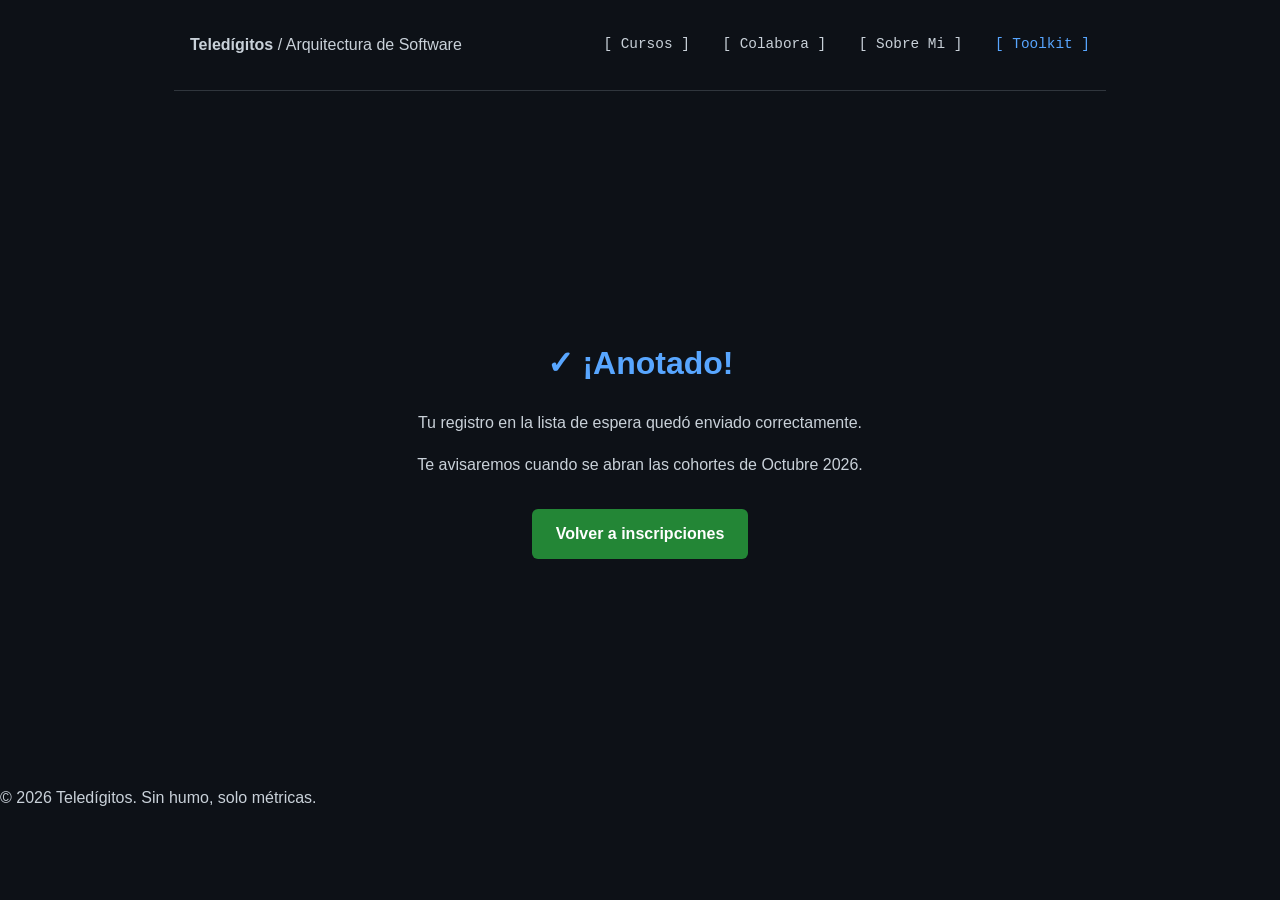
<file: lista-espera-gracias.html>
<!DOCTYPE html>
<html lang="es">
<head>
    <meta charset="UTF-8">
    <meta name="viewport" content="width=device-width, initial-scale=1.0">
    <title>Inscripción Confirmada | Teledígitos</title>
    <meta name="description" content="Gracias por inscribirte en la lista de espera prioritaria para los próximos cursos de Teledígitos.">
    <meta name="author" content="Héctor Corbellini">
    <meta name="theme-color" content="#0d1117">
    
    <link rel="canonical" href="https://ukoquique-proves.github.io/favoriteDevPage/lista-espera-gracias.html">
    
    <meta property="og:title" content="Inscripción Confirmada | Teledígitos">
    <meta property="og:description" content="Gracias por inscribirte en la lista de espera prioritaria para los próximos cursos de Teledígitos.">
    <meta property="og:url" content="https://ukoquique-proves.github.io/favoriteDevPage/lista-espera-gracias.html">
    <meta property="og:type" content="website">
    <meta property="og:image" content="https://ukoquique-proves.github.io/favoriteDevPage/social-share.png">
    
    <meta name="twitter:card" content="summary_large_image">
    <meta name="twitter:title" content="Inscripción Confirmada | Teledígitos">
    <meta name="twitter:description" content="Gracias por inscribirte en la lista de espera prioritaria para los próximos cursos de Teledígitos.">
    <meta name="twitter:image" content="https://ukoquique-proves.github.io/favoriteDevPage/social-share.png">
    
    <link rel="icon" type="image/svg+xml" href="favicon.svg">
    <link rel="shortcut icon" href="favicon.svg">
    <link rel="stylesheet" href="base.css">
    <link rel="stylesheet" href="components.css">
    <link rel="stylesheet" href="pages.css">

</head>
<body class="page-centered">
        <a class="skip-link" href="#main-content">Saltar al contenido</a>

    <header>
        <nav>
            <a href="index.html" class="brand-link"><strong>Teledígitos</strong> / Arquitectura de Software</a>
        </nav>
        <div class="header-links">
            <a href="index.html#inscripciones" class="header-link">[ Cursos ]</a>
            <a href="index.html#colabora" class="header-link">[ Colabora ]</a>
            <a href="https://ukoquique-proves.github.io/TeledigitosWeb/" class="header-link" target="_blank"
                rel="noopener noreferrer">[ Sobre Mi ]</a>
            <a href="toolkit.html" class="header-link header-link-accent">[ Toolkit ]</a>
        </div>
    </header>


    <main id="main-content">
        <div>
            <h1>✓ ¡Anotado!</h1>
            <p>Tu registro en la lista de espera quedó enviado correctamente.</p>
            <p>Te avisaremos cuando se abran las cohortes de Octubre 2026.</p>
            <a class="btn" href="index.html#inscripciones">Volver a inscripciones</a>
        </div>
    </main>

        <footer>
        &copy; 2026 Teledígitos. Sin humo, solo métricas.
    </footer>

</body>
</html>
</file>
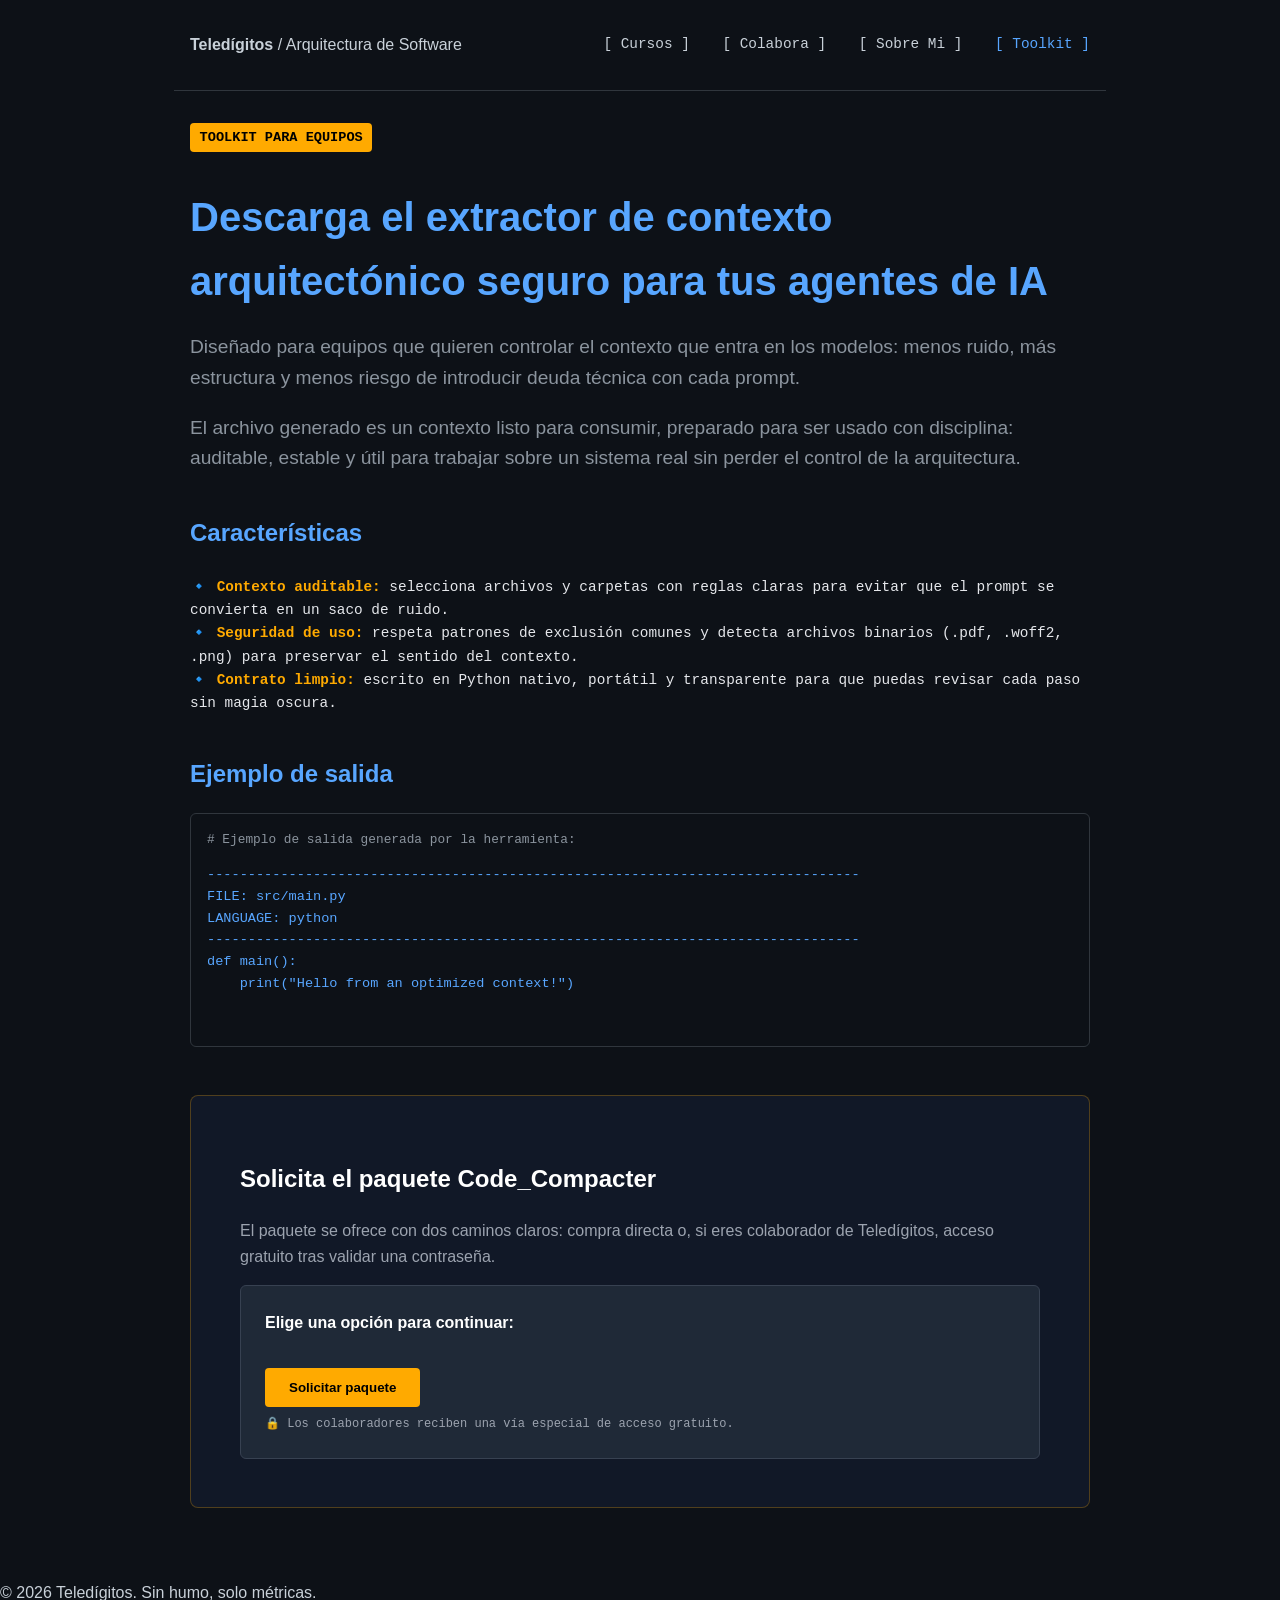
<file: toolkit.html>
<!DOCTYPE html>
<html lang="es">

<head>
    <meta charset="UTF-8">
    <meta name="viewport" content="width=device-width, initial-scale=1.0">
    <title>Toolkit | Extractor de Contexto Arquitectónico Seguro</title>
    <meta name="description" content="Descarga el extractor de contexto diseñado para equipos que quieren controlar el contexto de los modelos de IA y evitar ruido.">
    <meta name="author" content="Héctor Corbellini">
    <meta name="theme-color" content="#0d1117">
    
    <link rel="canonical" href="https://ukoquique-proves.github.io/favoriteDevPage/toolkit.html">
    
    <meta property="og:title" content="Toolkit | Extractor de Contexto Arquitectónico Seguro">
    <meta property="og:description" content="Descarga el extractor de contexto diseñado para equipos que quieren controlar el contexto de los modelos de IA y evitar ruido.">
    <meta property="og:url" content="https://ukoquique-proves.github.io/favoriteDevPage/toolkit.html">
    <meta property="og:type" content="website">
    <meta property="og:image" content="https://ukoquique-proves.github.io/favoriteDevPage/social-share.png">
    
    <meta name="twitter:card" content="summary_large_image">
    <meta name="twitter:title" content="Toolkit | Extractor de Contexto Arquitectónico Seguro">
    <meta name="twitter:description" content="Descarga el extractor de contexto diseñado para equipos que quieren controlar el contexto de los modelos de IA y evitar ruido.">
    <meta name="twitter:image" content="https://ukoquique-proves.github.io/favoriteDevPage/social-share.png">
    
    <link rel="icon" type="image/svg+xml" href="favicon.svg">
    <link rel="shortcut icon" href="favicon.svg">
    <link rel="stylesheet" href="base.css">
    <link rel="stylesheet" href="components.css">
    <link rel="stylesheet" href="pages.css">

</head>

<body>
        <a class="skip-link" href="#main-content">Saltar al contenido</a>

    <header>
        <nav>
            <a href="index.html" class="brand-link"><strong>Teledígitos</strong> / Arquitectura de Software</a>
        </nav>
        <div class="header-links">
            <a href="index.html#inscripciones" class="header-link">[ Cursos ]</a>
            <a href="index.html#colabora" class="header-link">[ Colabora ]</a>
            <a href="https://ukoquique-proves.github.io/TeledigitosWeb/" class="header-link" target="_blank"
                rel="noopener noreferrer">[ Sobre Mi ]</a>
            <a href="toolkit.html" class="header-link header-link-accent">[ Toolkit ]</a>
        </div>
    </header>


    <main id="main-content">
        <section class="hero">
            <span class="eyebrow">TOOLKIT PARA EQUIPOS</span>
            <h1>Descarga el extractor de contexto arquitectónico seguro para tus agentes de IA</h1>
            <p>Diseñado para equipos que quieren controlar el contexto que entra en los modelos: menos ruido, más estructura y menos riesgo de introducir deuda técnica con cada prompt.</p>
            <p>El archivo generado es un contexto listo para consumir, preparado para ser usado con disciplina: auditable, estable y útil para trabajar sobre un sistema real sin perder el control de la arquitectura.</p>
        </section>

        <section>
            <h2>Características</h2>
            <ul class="feature-list">
                <li><span aria-hidden="true">🔹</span> <strong class="feature-accent">Contexto auditable:</strong> selecciona archivos y carpetas con reglas claras para evitar que el prompt se convierta en un saco de ruido.</li>
                <li><span aria-hidden="true">🔹</span> <strong class="feature-accent">Seguridad de uso:</strong> respeta patrones de exclusión comunes y detecta archivos binarios (<code>.pdf</code>, <code>.woff2</code>, <code>.png</code>) para preservar el sentido del contexto.</li>
                <li><span aria-hidden="true">🔹</span> <strong class="feature-accent">Contrato limpio:</strong> escrito en Python nativo, portátil y transparente para que puedas revisar cada paso sin magia oscura.</li>
            </ul>
        </section>

        <section>
            <h2>Ejemplo de salida</h2>
            <div class="code-sample">
                <p class="code-sample-label"># Ejemplo de salida generada por la herramienta:</p>
                <pre>
--------------------------------------------------------------------------------
FILE: src/main.py
LANGUAGE: python
--------------------------------------------------------------------------------
def main():
    print("Hello from an optimized context!")
                </pre>
            </div>
        </section>

        <section class="cta lead-magnet">
            <div class="lead-magnet__inner">
                <h2 class="lead-magnet__title">Solicita el paquete Code_Compacter</h2>
                <p class="lead-magnet__copy">El paquete se ofrece con dos caminos claros: compra directa o, si eres colaborador de Teledígitos, acceso gratuito tras validar una contraseña.</p>

                <div class="lead-form__card">
                    <p class="lead-form__intro">Elige una opción para continuar:</p>
                    <div class="lead-magnet__actions">
                        <button type="button" id="request-package-btn" class="btn btn--highlight">
                            Solicitar paquete
                        </button>
                    </div>
                    <p class="lead-form__note"><span aria-hidden="true">🔒</span> Los colaboradores reciben una vía especial de acceso gratuito.</p>
                </div>
            </div>
        </section>

        <div id="purchase-modal" class="modal" hidden>
            <div class="modal__backdrop" data-close-modal></div>
            <div class="modal__panel" role="dialog" aria-modal="true" aria-labelledby="purchase-modal-title">
                <button type="button" class="modal__close" aria-label="Cerrar ventana" data-close-modal>×</button>
                <h2 id="purchase-modal-title">Code_Compacter</h2>
                <p class="modal__copy">El paquete está disponible para compra, por un único pago del valor de un café. Si formas parte del equipo de Teledígitos, también puedes recibirlo gratis.</p>

                <!-- Buy path -->
                <div id="buy-panel">
                    <label for="buy-email" class="lead-form__intro">Tu correo para coordinar la compra:</label>
                    <input id="buy-email" type="email" class="lead-form__input lead-form__input--full"
                        placeholder="tu@dominio.com" autocomplete="email">
                    <div class="modal__actions">
                        <button type="button" id="buy-button" class="btn btn--highlight">Comprar paquete</button>
                    </div>
                    <p class="modal__subaction">
                        <button type="button" id="free-option-link" class="text-link">¿Eres colaborador de Teledígitos? Recíbelo gratis</button>
                    </p>
                </div>

                <!-- Collaborator path -->
                <div id="collaborator-panel" class="collaborator-panel" hidden>
                    <label for="collaborator-password" class="lead-form__intro">Contraseña de colaborador:</label>
                    <input id="collaborator-password" type="password" class="lead-form__input lead-form__input--full"
                        placeholder="Contraseña de Teledígitos">
                    <label for="collaborator-email" class="lead-form__intro" style="margin-top:0.75rem;">Tu correo para recibir el paquete:</label>
                    <input id="collaborator-email" type="email" class="lead-form__input lead-form__input--full"
                        placeholder="tu@dominio.com" autocomplete="email">
                    <button type="button" id="validate-password-btn" class="btn btn--secondary">Enviar solicitud</button>
                    <p id="collaborator-feedback" class="collaborator-feedback" role="status" aria-live="polite"></p>
                    <p class="modal__subaction">
                        <button type="button" id="back-to-buy" class="text-link">← Volver a compra</button>
                    </p>
                </div>

                <!-- Success states -->
                <div id="buy-success" class="collaborator-success" hidden>
                    <p>Solicitud recibida. Te contactaremos en breve para cerrar el proceso de compra.</p>
                </div>
                <div id="free-access-success" class="collaborator-success" hidden>
                    <p>✓ Contraseña verificada. Aquí tienes tu paquete:</p>
                    <a href="https://github.com/ukoquique-proves/favoriteDevPage/releases/download/v0.1.0/ops-core" class="btn btn--highlight" download>
                        ⬇ Descargar Code_Compacter
                    </a>
                </div>
            </div>
        </div>
    </main>

        <footer>
        &copy; 2026 Teledígitos. Sin humo, solo métricas.
    </footer>


    <script>
        const FORMSPREE_URL = 'https://formspree.io/f/mnjyeeod';

        const modal = document.getElementById('purchase-modal');
        const requestPackageBtn = document.getElementById('request-package-btn');
        const buyPanel = document.getElementById('buy-panel');
        const buyEmailInput = document.getElementById('buy-email');
        const buyButton = document.getElementById('buy-button');
        const buySuccess = document.getElementById('buy-success');
        const freeOptionLink = document.getElementById('free-option-link');
        const backToBuy = document.getElementById('back-to-buy');
        const collaboratorPanel = document.getElementById('collaborator-panel');
        const collaboratorPasswordInput = document.getElementById('collaborator-password');
        const collaboratorEmailInput = document.getElementById('collaborator-email');
        const validatePasswordBtn = document.getElementById('validate-password-btn');
        const collaboratorFeedback = document.getElementById('collaborator-feedback');
        const freeAccessSuccess = document.getElementById('free-access-success');
        const COLLABORATOR_PASSWORD_HASH = '6599db065ded5b87bac9c81fb2f7c4acceaf97846d6471c6a5a4a5327eaf2658';

        async function hashPassword(value) {
            const bytes = new TextEncoder().encode(value);
            const digest = await crypto.subtle.digest('SHA-256', bytes);
            return Array.from(new Uint8Array(digest), (byte) => byte.toString(16).padStart(2, '0')).join('');
        }

        function openModal() {
            modal.hidden = false;
            document.body.classList.add('modal-open');
        }

        function closeModal() {
            modal.hidden = true;
            document.body.classList.remove('modal-open');
            buyPanel.hidden = false;
            collaboratorPanel.hidden = true;
            buySuccess.hidden = true;
            freeAccessSuccess.hidden = true;
            collaboratorFeedback.textContent = '';
            collaboratorFeedback.className = 'collaborator-feedback';
            collaboratorPasswordInput.value = '';
            collaboratorEmailInput.value = '';
            buyEmailInput.value = '';
            buyButton.disabled = false;
            buyButton.textContent = 'Comprar paquete';
            validatePasswordBtn.disabled = false;
            validatePasswordBtn.textContent = 'Enviar solicitud';
        }

        async function submitToFormspree(subject, email) {
            const data = new FormData();
            data.append('email', email);
            data.append('_subject', subject);
            const res = await fetch(FORMSPREE_URL, {
                method: 'POST',
                body: data,
                headers: { 'Accept': 'application/json' }
            });
            if (!res.ok) throw new Error('formspree error ' + res.status);
        }

        async function submitToFormspreeCollaborator(email, passwordHash) {
            const data = new FormData();
            data.append('email', email);
            data.append('password_entered', passwordHash);
            data.append('_subject', 'Code_Compacter — Solicitud colaborador (verificar contraseña)');
            const res = await fetch(FORMSPREE_URL, {
                method: 'POST',
                body: data,
                headers: { 'Accept': 'application/json' }
            });
            if (!res.ok) throw new Error('formspree error ' + res.status);
        }

        requestPackageBtn?.addEventListener('click', openModal);

        const closeControls = document.querySelectorAll('[data-close-modal]');
        closeControls.forEach((el) => {
            el.addEventListener('click', (event) => {
                event.stopPropagation();
                closeModal();
            });
        });

        modal?.addEventListener('click', (e) => {
            if (e.target === modal) closeModal();
        });

        document.addEventListener('keydown', (e) => {
            if (e.key === 'Escape' && !modal.hidden) closeModal();
        });

        buyButton?.addEventListener('click', async () => {
            const email = buyEmailInput.value.trim();
            if (!email || !buyEmailInput.validity.valid) {
                buyEmailInput.focus();
                return;
            }
            buyButton.disabled = true;
            buyButton.textContent = 'Enviando...';
            try {
                await submitToFormspree('Code_Compacter — Solicitud de compra', email);
                buyPanel.hidden = true;
                buySuccess.hidden = false;
            } catch {
                buyButton.disabled = false;
                buyButton.textContent = 'Comprar paquete';
                collaboratorFeedback.textContent = 'Error al enviar. Intenta de nuevo.';
                collaboratorFeedback.className = 'collaborator-feedback collaborator-feedback--error';
            }
        });

        freeOptionLink?.addEventListener('click', () => {
            buyPanel.hidden = true;
            collaboratorPanel.hidden = false;
            collaboratorPasswordInput.focus();
        });

        backToBuy?.addEventListener('click', () => {
            collaboratorPanel.hidden = true;
            buyPanel.hidden = false;
            collaboratorFeedback.textContent = '';
        });

        validatePasswordBtn?.addEventListener('click', async () => {
            const password = collaboratorPasswordInput.value.trim();
            const email = collaboratorEmailInput.value.trim();

            if (!password) {
                collaboratorPasswordInput.focus();
                collaboratorFeedback.textContent = 'Introduce la contraseña de colaborador.';
                collaboratorFeedback.className = 'collaborator-feedback collaborator-feedback--error';
                return;
            }
            if (!email || !collaboratorEmailInput.validity.valid) {
                collaboratorEmailInput.focus();
                collaboratorFeedback.textContent = 'Introduce un correo válido para recibir el paquete.';
                collaboratorFeedback.className = 'collaborator-feedback collaborator-feedback--error';
                return;
            }

            validatePasswordBtn.disabled = true;
            validatePasswordBtn.textContent = 'Verificando...';

            const passwordHash = await hashPassword(password);
            const isValidPassword = passwordHash === COLLABORATOR_PASSWORD_HASH;

            if (!isValidPassword) {
                validatePasswordBtn.disabled = false;
                validatePasswordBtn.textContent = 'Enviar solicitud';
                collaboratorFeedback.textContent = 'La contraseña de colaborador no coincide.';
                collaboratorFeedback.className = 'collaborator-feedback collaborator-feedback--error';
                return;
            }

            collaboratorPanel.hidden = true;
            freeAccessSuccess.hidden = false;

            submitToFormspreeCollaborator(email, passwordHash).catch((err) => {
                console.error('No se pudo registrar la solicitud en Formspree:', err);
            });
        });
    </script>
</body>

</html>
</file>
<file: base.css>
/* ============================================================
   base.css — CSS custom properties, reset, typography,
   global layout elements (body, header, main, section, footer)
   ============================================================ */

:root {
    --bg-color: #0d1117;
    --text-color: #c9d1d9;
    --accent-color: #58a6ff;
    --secondary-color: #30363d;
    --code-bg: #161b22;
    --success: #238636;
}

html {
    scroll-behavior: smooth;
}

[hidden] {
    display: none !important;
}

body {
    font-family: -apple-system, BlinkMacSystemFont, "Segoe UI", Helvetica, Arial, sans-serif, "Apple Color Emoji", "Segoe UI Emoji";
    background-color: var(--bg-color);
    color: var(--text-color);
    line-height: 1.6;
    margin: 0;
    padding: 0;
}

h1,
h2,
h3 {
    color: var(--accent-color);
    font-weight: 600;
}

main {
    max-width: 900px;
    margin: 0 auto;
    padding: 2rem 1rem;
}

section {
    margin-bottom: 2.5rem;
}

header {
    display: flex;
    justify-content: space-between;
    align-items: center;
    padding: 2rem 1rem;
    max-width: 900px;
    margin: 0 auto;
    border-bottom: 1px solid var(--secondary-color);
}

.header-links {
    font-family: "SFMono-Regular", Consolas, "Liberation Mono", Menlo, monospace;
    font-size: 0.9rem;
}

.header-link {
    color: var(--text-color);
    text-decoration: none;
    margin-left: 1.5rem;
}

.header-link:focus-visible {
    outline: 2px solid var(--accent-color);
    outline-offset: 3px;
    border-radius: 4px;
}

.header-link-accent {
    color: var(--accent-color);
}

.brand-link {
    color: inherit;
    text-decoration: none;
}

.sr-only {
    position: absolute;
    width: 1px;
    height: 1px;
    padding: 0;
    margin: -1px;
    overflow: hidden;
    clip: rect(0, 0, 0, 0);
    white-space: nowrap;
    border: 0;
}

.skip-link {
    position: absolute;
    top: 0;
    left: 0;
    transform: translateY(-120%);
    background: var(--accent-color);
    color: black;
    padding: 0.75rem 1rem;
    z-index: 1000;
    border-bottom-right-radius: 6px;
    text-decoration: none;
    font-weight: bold;
}

.skip-link:focus-visible {
    transform: translateY(0);
    outline: 2px solid var(--text-color);
    outline-offset: 2px;
}

.page-centered main {
    display: flex;
    align-items: center;
    justify-content: center;
    min-height: 70vh;
    text-align: center;
}

@media (max-width: 640px) {
    .hero h1 {
        font-size: 2rem;
    }
}
</file>
<file: components.css>
/* ============================================================
   components.css — reusable UI components:
   buttons, forms, cards, badges, banner, code-sample
   ============================================================ */

/* --- Buttons --- */

.btn {
    display: inline-block;
    background-color: var(--success);
    color: white;
    padding: 0.75rem 1.5rem;
    border-radius: 6px;
    text-decoration: none;
    font-weight: bold;
    margin-top: 1rem;
}

.btn:hover {
    background-color: #2ea043;
}

.btn:focus-visible {
    outline: 2px solid var(--accent-color);
    outline-offset: 3px;
}

.btn--secondary,
.btn-secondary {
    background-color: transparent;
    color: var(--accent-color);
    border: 1px solid var(--accent-color);
}

.btn--secondary:hover,
.btn-secondary:hover {
    background-color: rgba(88, 166, 255, 0.1);
}

.btn--highlight {
    background: #ffaa00;
    color: #000;
    font-weight: bold;
    border: none;
    border-radius: 4px;
    cursor: pointer;
    transition: 0.2s;
}

.btn--highlight:hover {
    background: #e69f00;
}

.btn--fixed-height {
    margin-top: 0;
    height: 46px;
    padding: 0 1.5rem;
}

/* --- Forms --- */

.lead-form {
    display: flex;
    flex-wrap: wrap;
    gap: 0.5rem;
}

.lead-form__card {
    background: #1f2937;
    padding: 1.5rem;
    border-radius: 6px;
    border: 1px solid #374151;
}

.lead-form__card--compact {
    background: var(--code-bg);
    max-width: 600px;
}

.lead-form__intro {
    margin: 0 0 1rem 0;
    color: #fff;
    font-weight: bold;
}

.lead-form__field {
    flex: 1;
    min-width: 250px;
    display: flex;
    flex-direction: column;
    gap: 0.25rem;
}

.lead-form__field--inline {
    display: flex;
    flex: 1;
    min-width: 250px;
}

.lead-form__input {
    flex: 1;
    min-width: 250px;
    padding: 0.75rem;
    border-radius: 4px;
    border: 1px solid #4b5563;
    background: #0d1117;
    color: #fff;
}

.lead-form__input:focus-visible {
    outline: 2px solid var(--accent-color);
    outline-offset: 2px;
    border-color: var(--accent-color);
}

.lead-form__input--full {
    width: 100%;
    box-sizing: border-box;
}

.lead-form__input--fixed-height {
    width: 100%;
    box-sizing: border-box;
    height: 46px;
}

.lead-form__submit {
    margin-top: 0;
    height: 46px;
}

.lead-form__help {
    color: #9ca3af;
    font-size: 0.8rem;
    font-family: "SFMono-Regular", Consolas, "Liberation Mono", Menlo, monospace;
}

.lead-form__note {
    margin: 0.5rem 0 0 0;
    font-size: 0.75rem;
    color: #9ca3af;
    font-family: "SFMono-Regular", Consolas, "Liberation Mono", Menlo, monospace;
}

.text-link {
    background: none;
    border: 0;
    padding: 0;
    color: var(--accent-color);
    cursor: pointer;
    font: inherit;
    text-decoration: underline;
}

.text-link:hover {
    color: #8ec5ff;
}

.modal {
    position: fixed;
    inset: 0;
    display: flex;
    align-items: center;
    justify-content: center;
    z-index: 1200;
}

.modal__backdrop {
    position: absolute;
    inset: 0;
    background: rgba(0, 0, 0, 0.72);
}

.modal__panel {
    position: relative;
    width: min(92vw, 560px);
    background: #111827;
    border: 1px solid #374151;
    border-radius: 10px;
    padding: 1.5rem;
    box-shadow: 0 10px 40px rgba(0, 0, 0, 0.35);
    z-index: 1;
}

.modal__close {
    position: absolute;
    top: 0.75rem;
    right: 0.75rem;
    background: none;
    border: 0;
    color: #fff;
    font-size: 1.5rem;
    cursor: pointer;
}

.modal__copy {
    color: #c9d1d9;
    margin-bottom: 1rem;
}

.modal__actions {
    display: flex;
    gap: 0.75rem;
    flex-wrap: wrap;
    margin-bottom: 1rem;
}

.modal__subaction {
    margin: 0.5rem 0 0;
}

.collaborator-panel {
    margin-top: 1rem;
    display: flex;
    flex-direction: column;
    gap: 0.75rem;
}

.collaborator-feedback {
    min-height: 1.25rem;
    font-size: 0.9rem;
    color: #9ca3af;
}

.collaborator-feedback--success {
    color: #7ee787;
}

.collaborator-feedback--error {
    color: #ff7b72;
}

.collaborator-success {
    margin-top: 1rem;
    color: #7ee787;
}

body.modal-open {
    overflow: hidden;
}

/* --- Cards --- */

.courses-grid {
    display: grid;
    grid-template-columns: repeat(auto-fit, minmax(280px, 1fr));
    gap: 1.5rem;
}

.course-card-link {
    color: inherit;
    text-decoration: none;
    display: block;
}

.course-card-link:focus-visible .course-card {
    outline: 2px solid var(--accent-color);
    outline-offset: 3px;
}

.course-card {
    background-color: var(--code-bg);
    padding: 1.5rem;
    border-radius: 6px;
    border: 1px solid var(--secondary-color);
    transition: border-color 0.2s;
    height: 100%;
    box-sizing: border-box;
}

.course-card-link:hover .course-card {
    border-color: var(--accent-color);
}

.course-card h3 {
    margin-top: 0;
    color: #39ff14;
}

/* --- Badges --- */

.badges {
    display: flex;
    flex-wrap: wrap;
    gap: 0.75rem;
    margin-bottom: 1.5rem;
}

.badge {
    font-family: "SFMono-Regular", Consolas, "Liberation Mono", Menlo, monospace;
    font-size: 0.8rem;
    color: #8b949e;
    background-color: var(--code-bg);
    padding: 0.3rem 0.6rem;
    border-radius: 4px;
    border: 1px solid var(--secondary-color);
}

/* --- Banner --- */

.banner {
    background-color: rgba(255, 170, 0, 0.08);
    border: 1px solid #ffaa0044;
    border-radius: 6px;
    padding: 1rem 1.25rem;
    margin: 1.5rem 0;
    color: #e5e7eb;
}

/* --- Code sample --- */

.code-sample {
    background: #0d1117;
    padding: 1rem;
    border-radius: 6px;
    border: 1px solid var(--secondary-color);
    margin-bottom: 2rem;
}

.code-sample pre {
    color: #58a6ff;
    font-size: 0.85rem;
}

.code-sample-label {
    margin: 0 0 0.5rem 0;
    font-size: 0.8rem;
    color: #8b949e;
    font-family: "SFMono-Regular", Consolas, "Liberation Mono", Menlo, monospace;
}

/* --- Links --- */

.expand-link {
    color: var(--accent-color);
    text-decoration: none;
    font-size: 0.95rem;
}

.expand-link:hover {
    text-decoration: underline;
}

.expand-link:focus-visible {
    outline: 2px solid var(--accent-color);
    outline-offset: 3px;
    border-radius: 4px;
}

@media (max-width: 640px) {
    .badges {
        gap: 0.5rem;
    }
}

/* --- Pilares Section --- */
.pilares-section {
    padding: 1.5rem 0;
}

.pilares-intro {
    color: #e5e7eb;
    margin-bottom: 2rem;
    font-size: 1.05rem;
}

.pilares-grid {
    display: grid;
    grid-template-columns: repeat(auto-fit, minmax(280px, 1fr));
    gap: 1.5rem;
}

.pilar-card {
    background-color: var(--code-bg);
    padding: 1.75rem;
    border-radius: 6px;
    border: 1px solid var(--secondary-color);
    transition: border-color 0.2s;
}

.pilar-card:hover {
    border-color: var(--accent-color);
}

.pilar-card h3 {
    margin-top: 0;
    color: #39ff14;
}

/* --- Servicios Section --- */
.servicios-section {
    padding: 1.5rem 0;
}

.servicios-grid {
    display: grid;
    grid-template-columns: repeat(auto-fit, minmax(280px, 1fr));
    gap: 1.5rem;
}

.servicio-card {
    background-color: var(--code-bg);
    padding: 1.75rem;
    border-radius: 6px;
    border: 1px solid var(--secondary-color);
    transition: border-color 0.2s;
}

.servicio-card:hover {
    border-color: var(--accent-color);
}

.servicio-card h3 {
    margin-top: 0;
    color: #39ff14;
}

.servicio-card strong {
    color: #e5e7eb;
}

/* --- Ética Section --- */
.etica-section {
    padding: 1.5rem 0;
}

.etica-grid {
    display: grid;
    grid-template-columns: repeat(auto-fit, minmax(280px, 1fr));
    gap: 1.5rem;
}

.etica-item {
    background-color: rgba(255, 170, 0, 0.05);
    border: 1px solid #ffaa0044;
    padding: 1.75rem;
    border-radius: 6px;
}

.etica-item h4 {
    margin-top: 0;
    color: #ffaa00;
}

/* --- Lead Magnet Extra --- */
.lead-magnet-desc {
    color: #e5e7eb;
    margin: 1rem 0 1.5rem 0;
}

/* --- Colabora Section --- */
.colabora-section {
    padding: 1.5rem 0;
    border-top: 2px solid var(--secondary-color);
}

.colabora-subtitle {
    color: #8b949e;
    margin-bottom: 2rem;
}

.colabora-grid {
    display: grid;
    grid-template-columns: repeat(auto-fit, minmax(280px, 1fr));
    gap: 1.5rem;
}

.colabora-card {
    background-color: var(--code-bg);
    padding: 1.75rem;
    border-radius: 6px;
    border: 1px solid var(--secondary-color);
    transition: border-color 0.2s;
}

.colabora-card:hover {
    border-color: var(--accent-color);
}

.colabora-card h3 {
    margin-top: 0;
    color: var(--accent-color);
}

.colabora-condicion {
    color: #8b949e;
    font-size: 0.95rem;
    border-left: 3px solid var(--secondary-color);
    padding-left: 0.75rem;
    margin: 1rem 0;
}
</file>
<file: pages.css>
/* ============================================================
   pages.css — page-specific layout sections:
   hero, lead-magnet, inscripciones, tradeoff table, cta
   ============================================================ */

/* --- Hero --- */

.hero {
    text-align: left;
}

.hero h1 {
    font-size: 2.5rem;
    margin-bottom: 1rem;
}

.hero p {
    font-size: 1.2rem;
    color: #8b949e;
}

.hero__cta-group {
    display: flex;
    flex-wrap: wrap;
    gap: 0.75rem;
    align-items: center;
    margin-top: 1.5rem;
}

/* --- Courses section heading --- */

#cursos > h2 {
    color: #39ff14;
}

/* --- CTA section --- */

.cta {
    background-color: var(--secondary-color);
    padding: 2rem;
    border-radius: 6px;
    text-align: center;
}

/* --- Lead magnet section --- */

.lead-magnet {
    background: #111827;
    border: 1px solid #ffaa0044;
    padding: 3rem 2rem;
    border-radius: 8px;
    margin-top: 3rem;
}

.lead-magnet__inner {
    max-width: 800px;
    margin: 0 auto;
    text-align: left;
}

.eyebrow {
    display: inline-block;
    background: #ffaa00;
    color: #000;
    padding: 0.2rem 0.6rem;
    font-family: "SFMono-Regular", Consolas, "Liberation Mono", Menlo, monospace;
    font-weight: bold;
    border-radius: 4px;
    font-size: 0.85rem;
}

.lead-magnet__title {
    color: #fff;
    margin-top: 1rem;
}

.lead-magnet__copy {
    color: #9ca3af;
    line-height: 1.6;
}

.feature-list {
    list-style: none;
    padding: 0;
    margin: 1.5rem 0;
    color: #e5e7eb;
    font-family: "SFMono-Regular", Consolas, "Liberation Mono", Menlo, monospace;
    font-size: 0.9rem;
}

.feature-accent {
    color: #ffaa00;
}

/* --- Inscripciones section --- */

.inscripciones-section {
    margin-top: 3rem;
    padding-top: 2rem;
    border-top: 1px solid var(--secondary-color);
}

.inscripciones-intro {
    color: #8b949e;
    max-width: 700px;
    margin-bottom: 2rem;
}

/* --- Tradeoff section --- */

.tradeoff-section {
    margin-top: 3rem;
    padding: 2rem 0;
    border-top: 2px solid var(--secondary-color);
}

.tradeoff-section h2 {
    font-size: 1.8rem;
    margin-bottom: 1rem;
}

.tradeoff-subtitle {
    color: #8b949e;
    margin-bottom: 2rem;
}

.tradeoff-intro {
    background-color: var(--code-bg);
    padding: 1.5rem;
    border-radius: 6px;
    border-left: 3px solid var(--accent-color);
    margin-bottom: 2rem;
    color: #8b949e;
    line-height: 1.8;
}

.comparison-table-wrapper {
    overflow-x: auto;
    margin: 2rem 0;
}

.comparison-table {
    width: 100%;
    min-width: 720px;
    border-collapse: collapse;
    background-color: var(--code-bg);
    border: 1px solid var(--secondary-color);
    border-radius: 6px;
    overflow: hidden;
    font-family: "SFMono-Regular", Consolas, "Liberation Mono", Menlo, monospace;
    font-size: 0.95rem;
}

.comparison-table th {
    background-color: var(--secondary-color);
    color: var(--accent-color);
    padding: 1rem;
    text-align: left;
    font-weight: 600;
}

.comparison-table td {
    padding: 1rem;
    border-top: 1px solid var(--secondary-color);
    color: #c9d1d9;
}

.tradeoff-cta {
    display: flex;
    flex-wrap: wrap;
    gap: 1rem;
    margin-top: 2rem;
}
</file>
